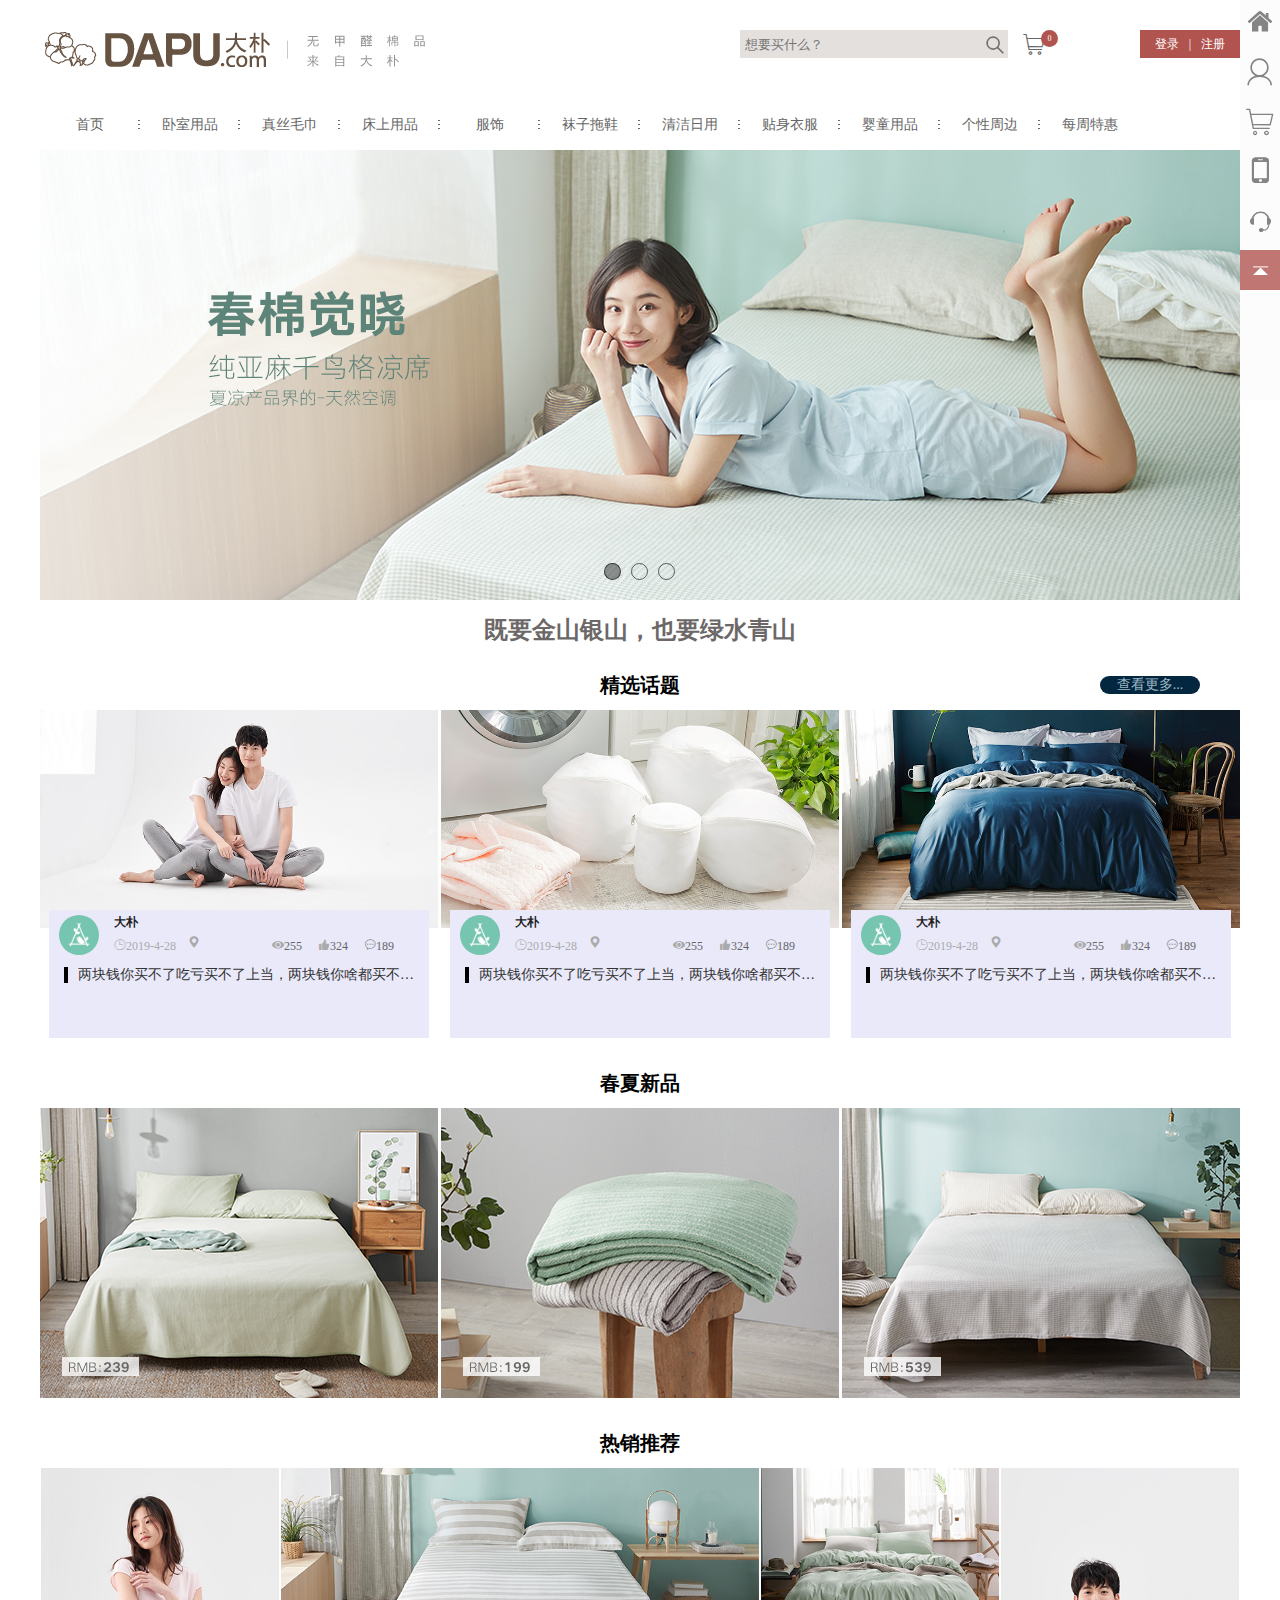
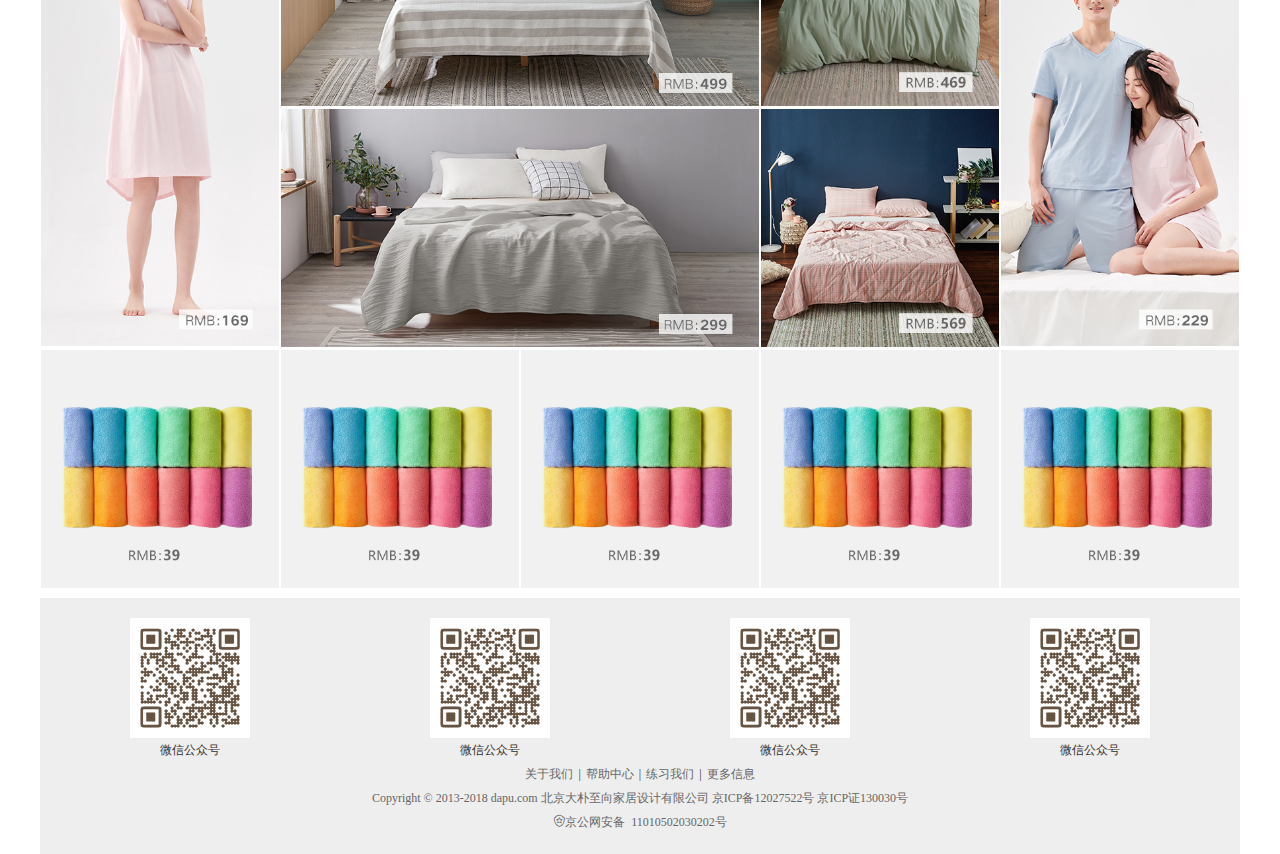
<file: project/index.html>
<!DOCTYPE html>
<html lang="en">
<head>
    <meta charset="UTF-8">
    <meta name="viewport" content="width=device-width, initial-scale=1.0">
    <meta http-equiv="X-UA-Compatible" content="ie=edge">
    <title>Document</title>
    <link rel="stylesheet" href="css/public.css" />
    <link rel="stylesheet" href="css/index.css" />
    <link rel="stylesheet" href="css/banner.css" />
    <link rel="stylesheet" href="css/ico.css">
    <script src="js/jquery.js"></script>
    <script src="js/move.js"></script>
    <script src="js/public.js"></script>
    <script src="js/banner.js"></script>
    <script src="js/index.js"></script>
</head>
<body>
    <div class="menu">
        <a href="index.html"><span class="icon-fl-home"></span><em>首页</em></a>
        <a href="#" class="mygoods"><span class="icon-user"></span><em>我的</br>订单</em></a>
        <a href="shoppingcart.html"><span class="icon-gouwuche"></span><em>购物车</em></a>
        <a href="#" class="app"><span class="icon-shouji"></span><em>APP</em><img src="imgs/app.png" /></a>
        <a href="#" class="app"><span class="icon-service"></span><em>客服</em><img src="imgs/app.png" /></a>
        <a href="#" class="top"><span></span><em>回到</br>顶部</em></a>
    </div>
    <header class="margin">
        <a href="index.html" class="logo"><img src="imgs/logo.png" /></a>
        <div class="rg">
            <input type="text" class="txt" placeholder="想要买什么？" /><input type="submit" class="search" value="" />
            <a href="shoppingcart.html"><span class="icon-gouwuche"></span></a>
            <div class="login"><a href="login.html" class="lg">登录</a><span>|</span><a href="register.html" class="res">注册</a></div>
            <div class="alogin">欢迎<span class="who"></span>登录,<em class="out">退出</em></div>
        </div>
        <ul>
            <li><a href="index.html" class="te"><span>首页</span><span class="separator"></span></a></li>
            <li><a href="#" class="title"><span>卧室用品</span><span class="separator"></span></a>
                <div class="box2">
                    <div class="row">
                        <a href="#" class="nav2">床品件套</a>
                        <div class="box3">
                            <a href="#">花鸟卷铺盖</a>
                            <a href="#">花鸟卷铺盖</a>
                            <a href="#">花鸟卷铺盖</a>
                        </div>
                    </div>
                    <div class="row">
                        <a href="#" class="nav2">床品件套</a>
                        <div class="box3">
                            <a href="#">花鸟卷铺盖</a>
                            <a href="#">花鸟卷铺盖</a>
                            <a href="#">花鸟卷铺盖</a>
                        </div>
                    </div>
                    <div class="row">
                        <a href="#" class="nav2">床品件套</a>
                        <div class="box3">
                            <a href="#">花鸟卷铺盖</a>
                            <a href="#">花鸟卷铺盖</a>
                            <a href="#">花鸟卷铺盖</a>
                        </div>
                    </div>
                </div>
            </li>
            <li><a href="#" class="title"><span>真丝毛巾</span><span class="separator"></span></a>
                <div class="box2">
                    <div class="row">
                        <a href="#" class="nav2">床品件套</a>
                        <div class="box3">
                            <a href="#">花鸟卷铺盖</a>
                            <a href="#">花鸟卷铺盖</a>
                            <a href="#">花鸟卷铺盖</a>
                        </div>
                    </div>
                    <div class="row">
                        <a href="#" class="nav2">床品件套</a>
                        <div class="box3">
                            <a href="#">花鸟卷铺盖</a>
                            <a href="#">花鸟卷铺盖</a>
                            <a href="#">花鸟卷铺盖</a>
                        </div>
                    </div>
                    <div class="row">
                        <a href="#" class="nav2">床品件套</a>
                        <div class="box3">
                            <a href="#">花鸟卷铺盖</a>
                            <a href="#">花鸟卷铺盖</a>
                            <a href="#">花鸟卷铺盖</a>
                        </div>
                    </div>
                </div>
            </li>
            <li><a href="#" class="title"><span>床上用品</span><span class="separator"></span></a>
                <div class="box2">
                    <div class="row">
                        <a href="#" class="nav2">床品件套</a>
                        <div class="box3">
                            <a href="#">花鸟卷铺盖</a>
                            <a href="#">花鸟卷铺盖</a>
                            <a href="#">花鸟卷铺盖</a>
                        </div>
                    </div>
                    <div class="row">
                        <a href="#" class="nav2">床品件套</a>
                        <div class="box3">
                            <a href="#">花鸟卷铺盖</a>
                            <a href="#">花鸟卷铺盖</a>
                            <a href="#">花鸟卷铺盖</a>
                        </div>
                    </div>
                    <div class="row">
                        <a href="#" class="nav2">床品件套</a>
                        <div class="box3">
                            <a href="#">花鸟卷铺盖</a>
                            <a href="#">花鸟卷铺盖</a>
                            <a href="#">花鸟卷铺盖</a>
                        </div>
                    </div>
                </div>
            </li>
            <li><a href="#" class="title"><span>服饰</span><span class="separator"></span></a>
                <div class="box2">
                    <div class="row">
                        <a href="#" class="nav2">床品件套</a>
                        <div class="box3">
                            <a href="#">花鸟卷铺盖</a>
                            <a href="#">花鸟卷铺盖</a>
                            <a href="#">花鸟卷铺盖</a>
                        </div>
                    </div>
                    <div class="row">
                        <a href="#" class="nav2">床品件套</a>
                        <div class="box3">
                            <a href="#">花鸟卷铺盖</a>
                            <a href="#">花鸟卷铺盖</a>
                            <a href="#">花鸟卷铺盖</a>
                        </div>
                    </div>
                    <div class="row">
                        <a href="#" class="nav2">床品件套</a>
                        <div class="box3">
                            <a href="#">花鸟卷铺盖</a>
                            <a href="#">花鸟卷铺盖</a>
                            <a href="#">花鸟卷铺盖</a>
                        </div>
                    </div>
                </div>
            </li>
            <li><a href="#" class="title"><span>袜子拖鞋</span><span class="separator"></span></a>
                <div class="box2">
                    <div class="row">
                        <a href="#" class="nav2">床品件套</a>
                        <div class="box3">
                            <a href="#">花鸟卷铺盖</a>
                            <a href="#">花鸟卷铺盖</a>
                            <a href="#">花鸟卷铺盖</a>
                        </div>
                    </div>
                    <div class="row">
                        <a href="#" class="nav2">床品件套</a>
                        <div class="box3">
                            <a href="#">花鸟卷铺盖</a>
                            <a href="#">花鸟卷铺盖</a>
                            <a href="#">花鸟卷铺盖</a>
                        </div>
                    </div>
                    <div class="row">
                        <a href="#" class="nav2">床品件套</a>
                        <div class="box3">
                            <a href="#">花鸟卷铺盖</a>
                            <a href="#">花鸟卷铺盖</a>
                            <a href="#">花鸟卷铺盖</a>
                        </div>
                    </div>
                </div>
            </li>
            <li><a href="#" class="title"><span>清洁日用</span><span class="separator"></span></a>
                <div class="box2">
                    <div class="row">
                        <a href="#" class="nav2">床品件套</a>
                        <div class="box3">
                            <a href="#">花鸟卷铺盖</a>
                            <a href="#">花鸟卷铺盖</a>
                            <a href="#">花鸟卷铺盖</a>
                        </div>
                    </div>
                    <div class="row">
                        <a href="#" class="nav2">床品件套</a>
                        <div class="box3">
                            <a href="#">花鸟卷铺盖</a>
                            <a href="#">花鸟卷铺盖</a>
                            <a href="#">花鸟卷铺盖</a>
                        </div>
                    </div>
                    <div class="row">
                        <a href="#" class="nav2">床品件套</a>
                        <div class="box3">
                            <a href="#">花鸟卷铺盖</a>
                            <a href="#">花鸟卷铺盖</a>
                            <a href="#">花鸟卷铺盖</a>
                        </div>
                    </div>
                </div>
            </li>
            <li><a href="#" class="title"><span>贴身衣服</span><span class="separator"></span></a>
                <div class="box2">
                    <div class="row">
                        <a href="#" class="nav2">床品件套</a>
                        <div class="box3">
                            <a href="#">花鸟卷铺盖</a>
                            <a href="#">花鸟卷铺盖</a>
                            <a href="#">花鸟卷铺盖</a>
                        </div>
                    </div>
                    <div class="row">
                        <a href="#" class="nav2">床品件套</a>
                        <div class="box3">
                            <a href="#">花鸟卷铺盖</a>
                            <a href="#">花鸟卷铺盖</a>
                            <a href="#">花鸟卷铺盖</a>
                        </div>
                    </div>
                    <div class="row">
                        <a href="#" class="nav2">床品件套</a>
                        <div class="box3">
                            <a href="#">花鸟卷铺盖</a>
                            <a href="#">花鸟卷铺盖</a>
                            <a href="#">花鸟卷铺盖</a>
                        </div>
                    </div>
                </div>
            </li>
            <li><a href="#" class="title"><span>婴童用品</span><span class="separator"></span></a>
                <div class="box2">
                    <div class="row">
                        <a href="#" class="nav2">床品件套</a>
                        <div class="box3">
                            <a href="#">花鸟卷铺盖</a>
                            <a href="#">花鸟卷铺盖</a>
                            <a href="#">花鸟卷铺盖</a>
                        </div>
                    </div>
                    <div class="row">
                        <a href="#" class="nav2">床品件套</a>
                        <div class="box3">
                            <a href="#">花鸟卷铺盖</a>
                            <a href="#">花鸟卷铺盖</a>
                            <a href="#">花鸟卷铺盖</a>
                        </div>
                    </div>
                    <div class="row">
                        <a href="#" class="nav2">床品件套</a>
                        <div class="box3">
                            <a href="#">花鸟卷铺盖</a>
                            <a href="#">花鸟卷铺盖</a>
                            <a href="#">花鸟卷铺盖</a>
                        </div>
                    </div>
                </div>
            </li>
            <li><a href="#" class="title"><span>个性周边</span><span class="separator"></span></a>
                <div class="box2">
                        <div class="row">
                            <a href="#" class="nav2">床品件套</a>
                        </div>
                        <div class="row">
                            <a href="#" class="nav2">床品件套</a>
                        </div>
                        <div class="row">
                            <a href="#" class="nav2">床品件套</a>
                        </div>
                    </div>
            </li>
            <li><a href="#" class="title"><span>每周特惠</span></a></li>
            <div class="box"></div>
        </ul>
    </header>

    <section id="banner" class="margin">
        <div class="imgbox">
            <a href="#"><img src="imgs/banner.jpg" /></a>
            <a href="#" class="r"><img src="imgs/banner2.jpg" /></a>
            <a href="#" class="r"><img src="imgs/banner3.jpg" /></a>
        </div>
        <div class="btn">
            <input type="button" class="left" value="<<<" />
            <input type="button" class="right" value=">>>" />
        </div>
        <ul>
            <li class="active"></li>
            <li class="center"></li>
            <li></li>
        </ul>
    </section>

    <main class="margin">
        <p class="slogan">既要金山银山，也要绿水青山</p>
        <a href="#"><p class="look"><span class="selection">精选话题</span><span class="more">查看更多...</span></p></a>
        <div class="sel">
            <a href="goodsmsg.html">
                <img src="imgs/sel_l.jpg" alt="" />
                <div class="sel_l">
                    <div class="cir"><img src="imgs/cir.jpg" /></div>
                    <p>大朴</p>
                    <div class="aggr">
                        <span class="icon-shizhong">2019-4-28</span>
                        <span class="icon-ditu"></span>
                        <span class="icon-ai-eye"><em>255</em></span>
                        <span class="icon-dianzan"><em>324</em></span>
                        <span class="icon-pinglun"><em>189</em></span>
                    </div>
                    <div class="explain"><span class="vertical"></span><em class="over">两块钱你买不了吃亏买不了上当，两块钱你啥都买不起。</em></div>
                </div>
            </a>
            <a href="goodsmsg.html">
                <img src="imgs/sel_c.jpg" alt="" />
                <div class="sel_c">
                    <div class="cir"><img src="imgs/cir.jpg" /></div>
                    <p>大朴</p>
                    <div class="aggr">
                        <span class="icon-shizhong">2019-4-28</span>
                        <span class="icon-ditu"></span>
                        <span class="icon-ai-eye"><em>255</em></span>
                        <span class="icon-dianzan"><em>324</em></span>
                        <span class="icon-pinglun"><em>189</em></span>
                    </div>
                    <div class="explain"><span class="vertical"></span><em class="over">两块钱你买不了吃亏买不了上当，两块钱你啥都买不起。</em></div>
                </div>
            </a>
            <a href="goodsmsg.html">
                <img src="imgs/sel_r.jpg" alt="" />
                <div class="sel_r">
                    <div class="cir"><img src="imgs/cir.jpg" /></div>
                    <p>大朴</p>
                    <div class="aggr">
                        <span class="icon-shizhong">2019-4-28</span>
                        <span class="icon-ditu"></span>
                        <span class="icon-ai-eye"><em>255</em></span>
                        <span class="icon-dianzan"><em>324</em></span>
                        <span class="icon-pinglun"><em>189</em></span>
                    </div>
                    <div class="explain"><span class="vertical"></span><em class="over">两块钱你买不了吃亏买不了上当，两块钱你啥都买不起。</em></div>
                </div>
            </a>
        </div>
        <a href="#"><p class="new">春夏新品</p></a>
        <div class="new_img">
            <a href="goodsmsg.html">
                <img src="imgs/new3.jpg" />
                <p class="new_l">
                    <span>床上四件套</span><br>
                    <span>RMB:239</span>
                </p>
            </a>
            <a href="goodsmsg.html">
                <img src="imgs/new2.jpg" />
                <p class="new_l">
                    <span>床上四件套</span><br>
                    <span>RMB:239</span>
                </p>
            </a>
            <a href="goodsmsg.html">
                <img src="imgs/new1.jpg" />
                <p class="new_l">
                    <span>床上四件套</span><br>
                    <span>RMB:239</span>
                </p>
            </a>
        </div>
        <a href="#"><p class="Hot">热销推荐</p></a>
        <div class="hot">
            <div class="h_t">
                <div class="max">
                    <a href="goodsmsg.html">
                        <img src="imgs/h1.jpg"/>
                        <p class="h_t_l">
                            <span>床上四件套</span><br>
                            <span>RMB:239</span>
                        </p>
                    </a>
                </div>
                <div class="mid">
                    <a href="goodsmsg.html">
                        <img src="imgs/h2.jpg"/>
                        <p class="h_t_l">
                            <span>床上四件套</span><br>
                            <span>RMB:239</span>
                        </p>
                    </a>
                    <a href="goodsmsg.html">
                        <img src="imgs/h4.jpg"/>
                        <p class="h_t_l">
                            <span>床上四件套</span><br>
                            <span>RMB:239</span>
                        </p>
                    </a>
                </div>
                <div class="min">
                    <a href="goodsmsg.html">
                        <img src="imgs/h3.jpg"/>
                        <p class="h_t_l">
                            <span>床上四件套</span><br>
                            <span>RMB:239</span>
                        </p>
                    </a>
                    <a href="goodsmsg.html">
                        <img src="imgs/h5.jpg"/>
                        <p class="h_t_l">
                            <span>床上四件套</span><br>
                            <span>RMB:239</span>
                        </p>
                    </a>
                </div>
                <div class="max">
                    <a href="goodsmsg.html">
                        <img src="imgs/h6.jpg"/>
                        <p class="h_t_l">
                            <span>床上四件套</span><br>
                            <span>RMB:239</span>
                        </p>
                    </a>
                </div>
            </div>
            <div class="h_b">
                <a href="goodsmsg.html">
                    <img src="imgs/h7.jpg"/>
                    <p class="h_b_l">
                        <span>床上四件套</span><br>
                        <span>RMB:239</span>
                    </p>
                </a>
                <a href="goodsmsg.html">
                    <img src="imgs/h7.jpg"/>
                    <p class="h_b_l">
                        <span>床上四件套</span><br>
                        <span>RMB:239</span>
                    </p>
                </a>
                <a href="goodsmsg.html">
                    <img src="imgs/h7.jpg"/>
                    <p class="h_b_l">
                        <span>床上四件套</span><br>
                        <span>RMB:239</span>
                    </p>
                </a>
                <a href="goodsmsg.html">
                    <img src="imgs/h7.jpg"/>
                    <p class="h_b_l">
                        <span>床上四件套</span><br>
                        <span>RMB:239</span>
                    </p>
                </a>
                <a href="goodsmsg.html">
                    <img src="imgs/h7.jpg"/>
                    <p class="h_b_l">
                        <span>床上四件套</span><br>
                        <span>RMB:239</span>
                    </p>
                </a>
            </div>
        </div>
    </main>

    <footer class="margin">
        <ul>
            <li class=""><img src="imgs/code.jpg"><br><span>微信公众号</span></li>
            <li class=""><img src="imgs/code.jpg"><br><span>微信公众号</span></li>
            <li class=""><img src="imgs/code.jpg"><br><span>微信公众号</span></li>
            <li class=""><img src="imgs/code.jpg"><br><span>微信公众号</span></li>
        </ul>
        <div class="msg">
            <p><a href="#">关于我们</a><span>|</span><a href="#">帮助中心</a><span>|</span><a href="#">练习我们</a><span>|</span><a href="#">更多信息</a></p>
            <p>Copyright © 2013-2018 dapu.com 北京大朴至向家居设计有限公司  京ICP备12027522号 京ICP证130030号</p>
            <p><a href="#" class="icon-gongan">京公网安备 11010502030202号</a></p>
        </div>        
    </footer>
</body>
</html>
</file>
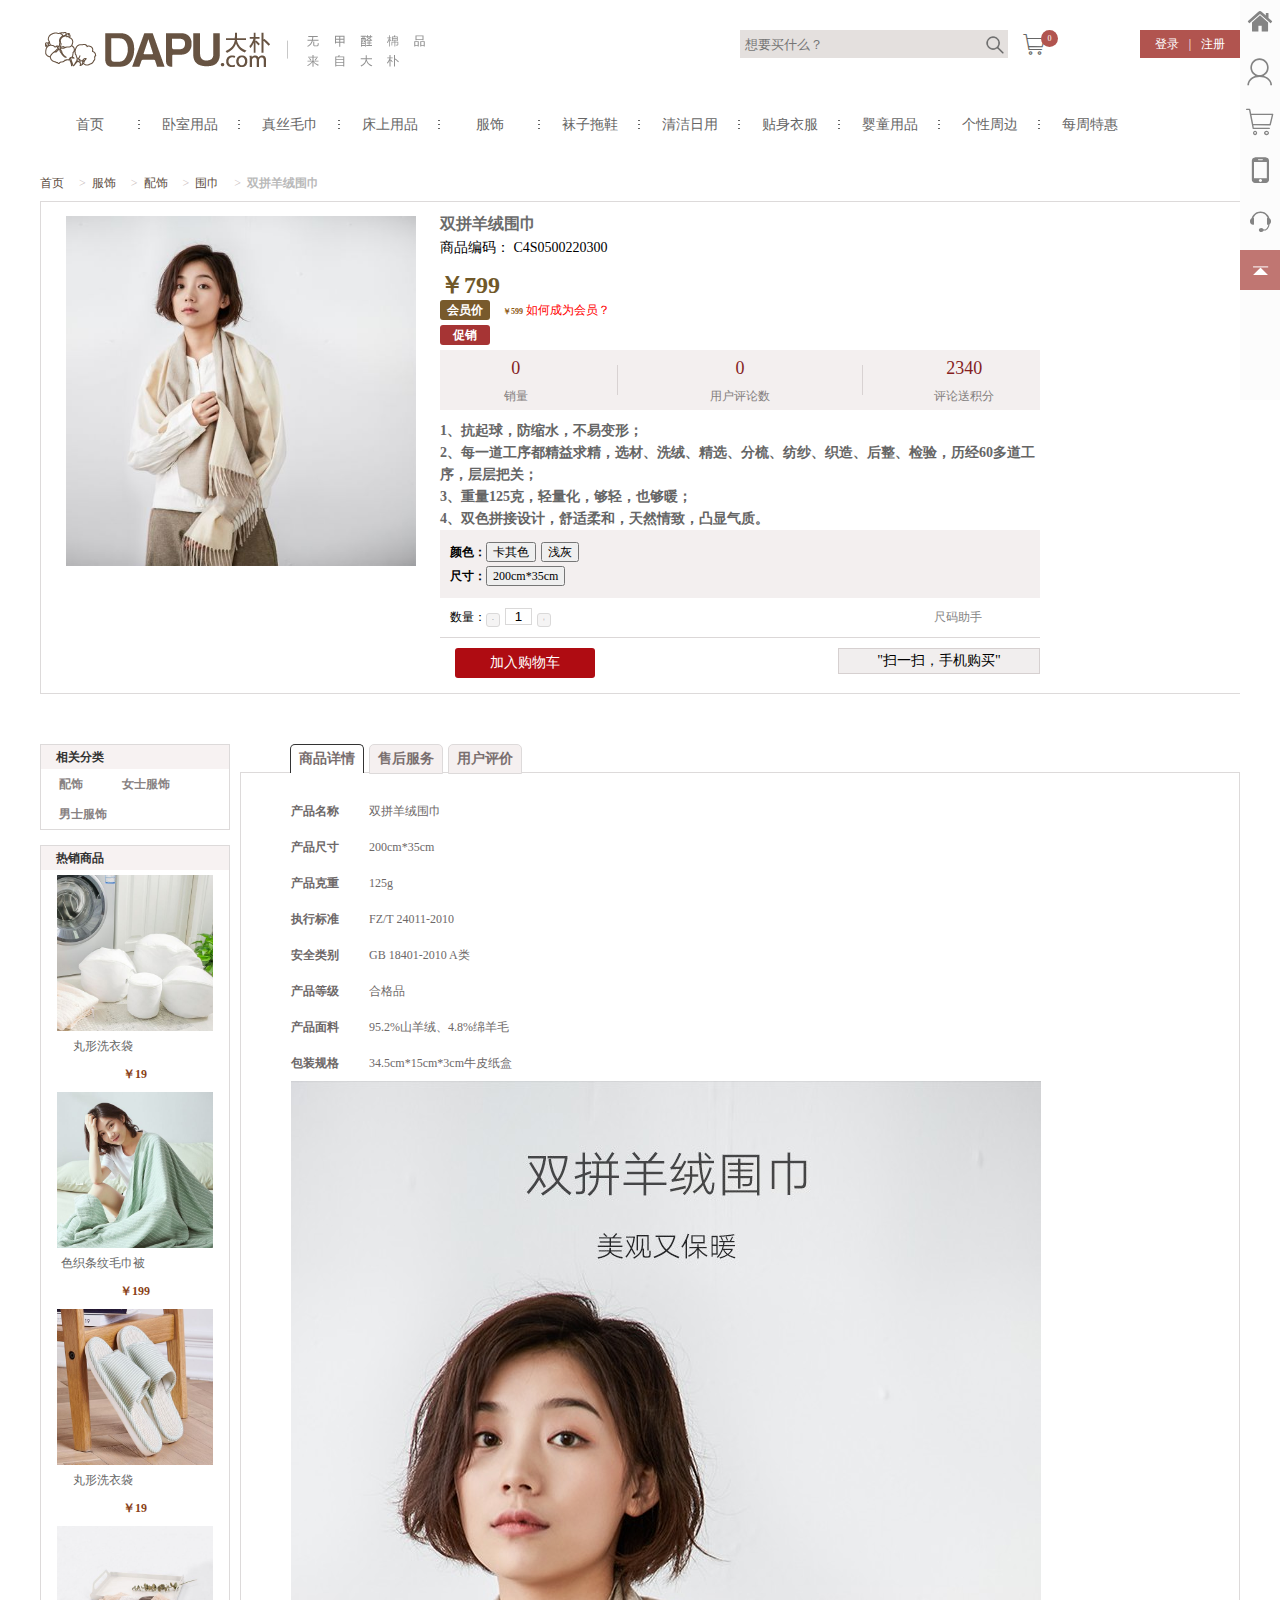
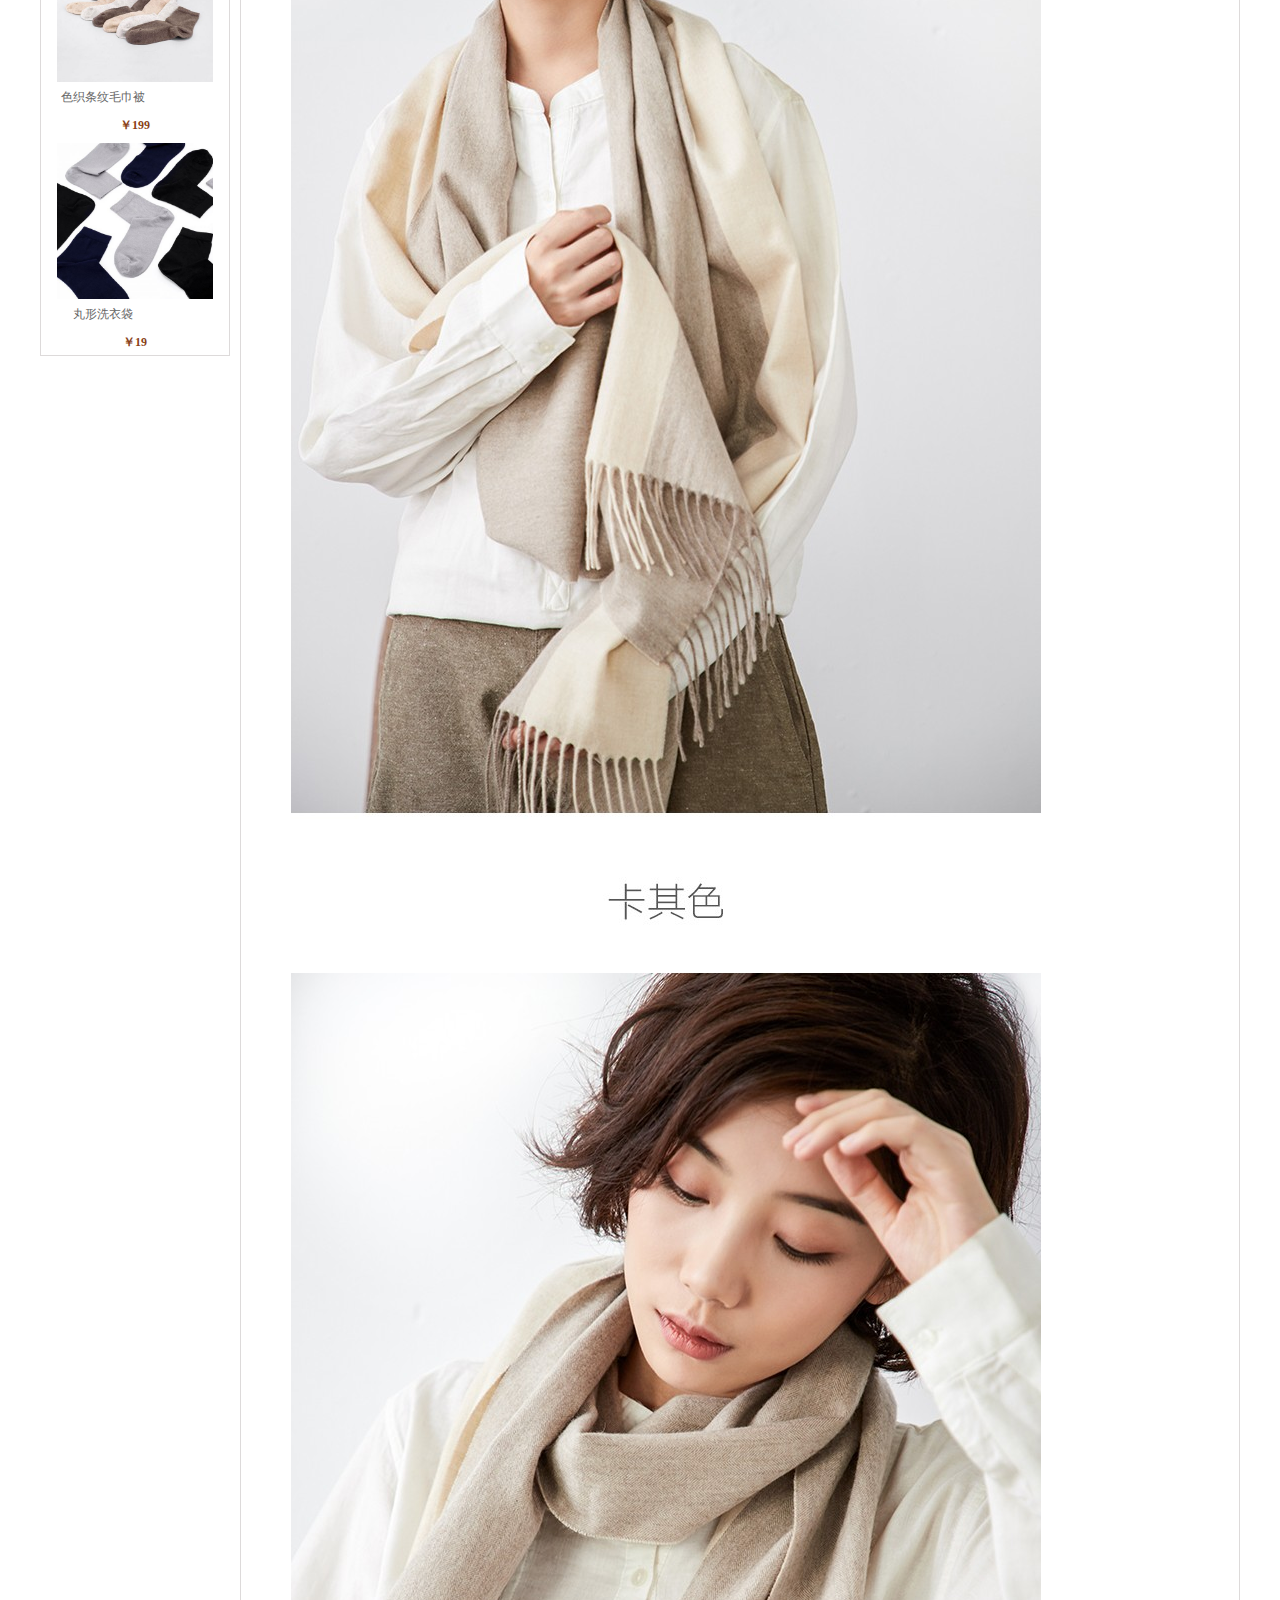
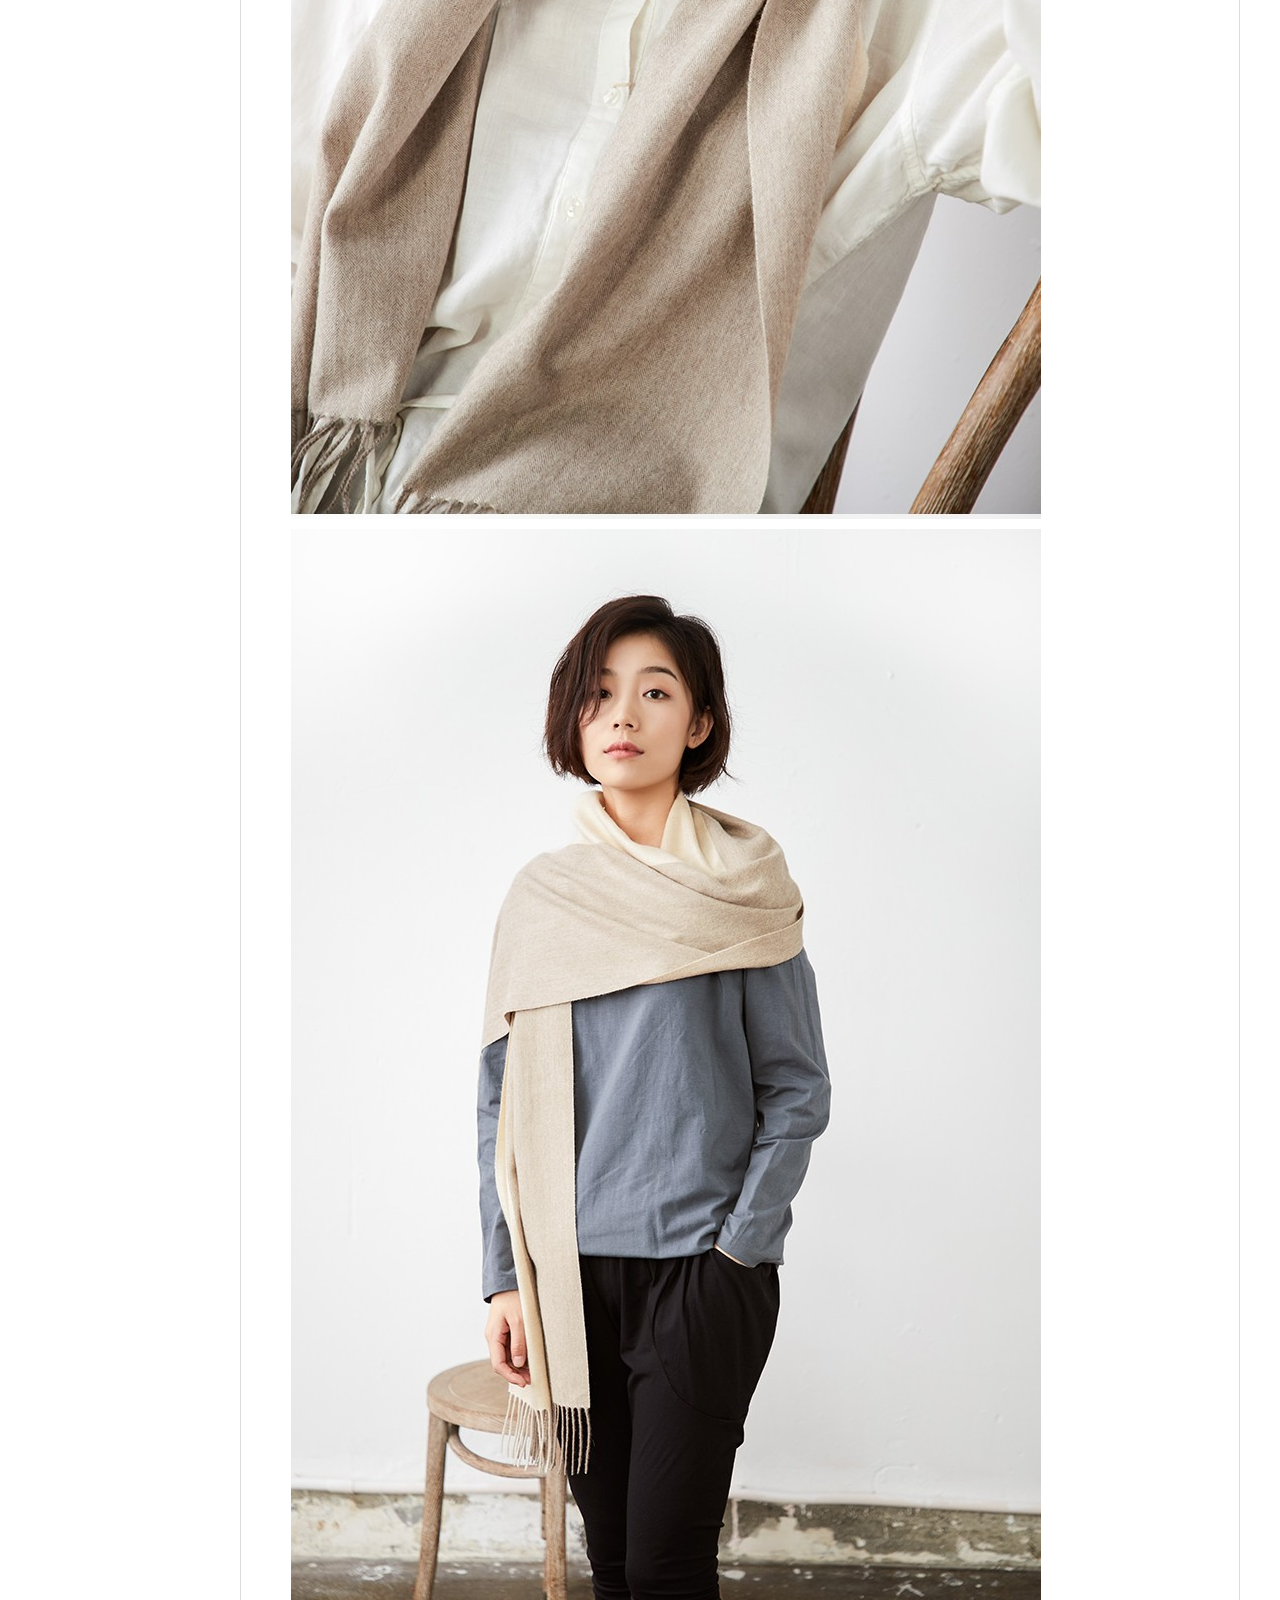
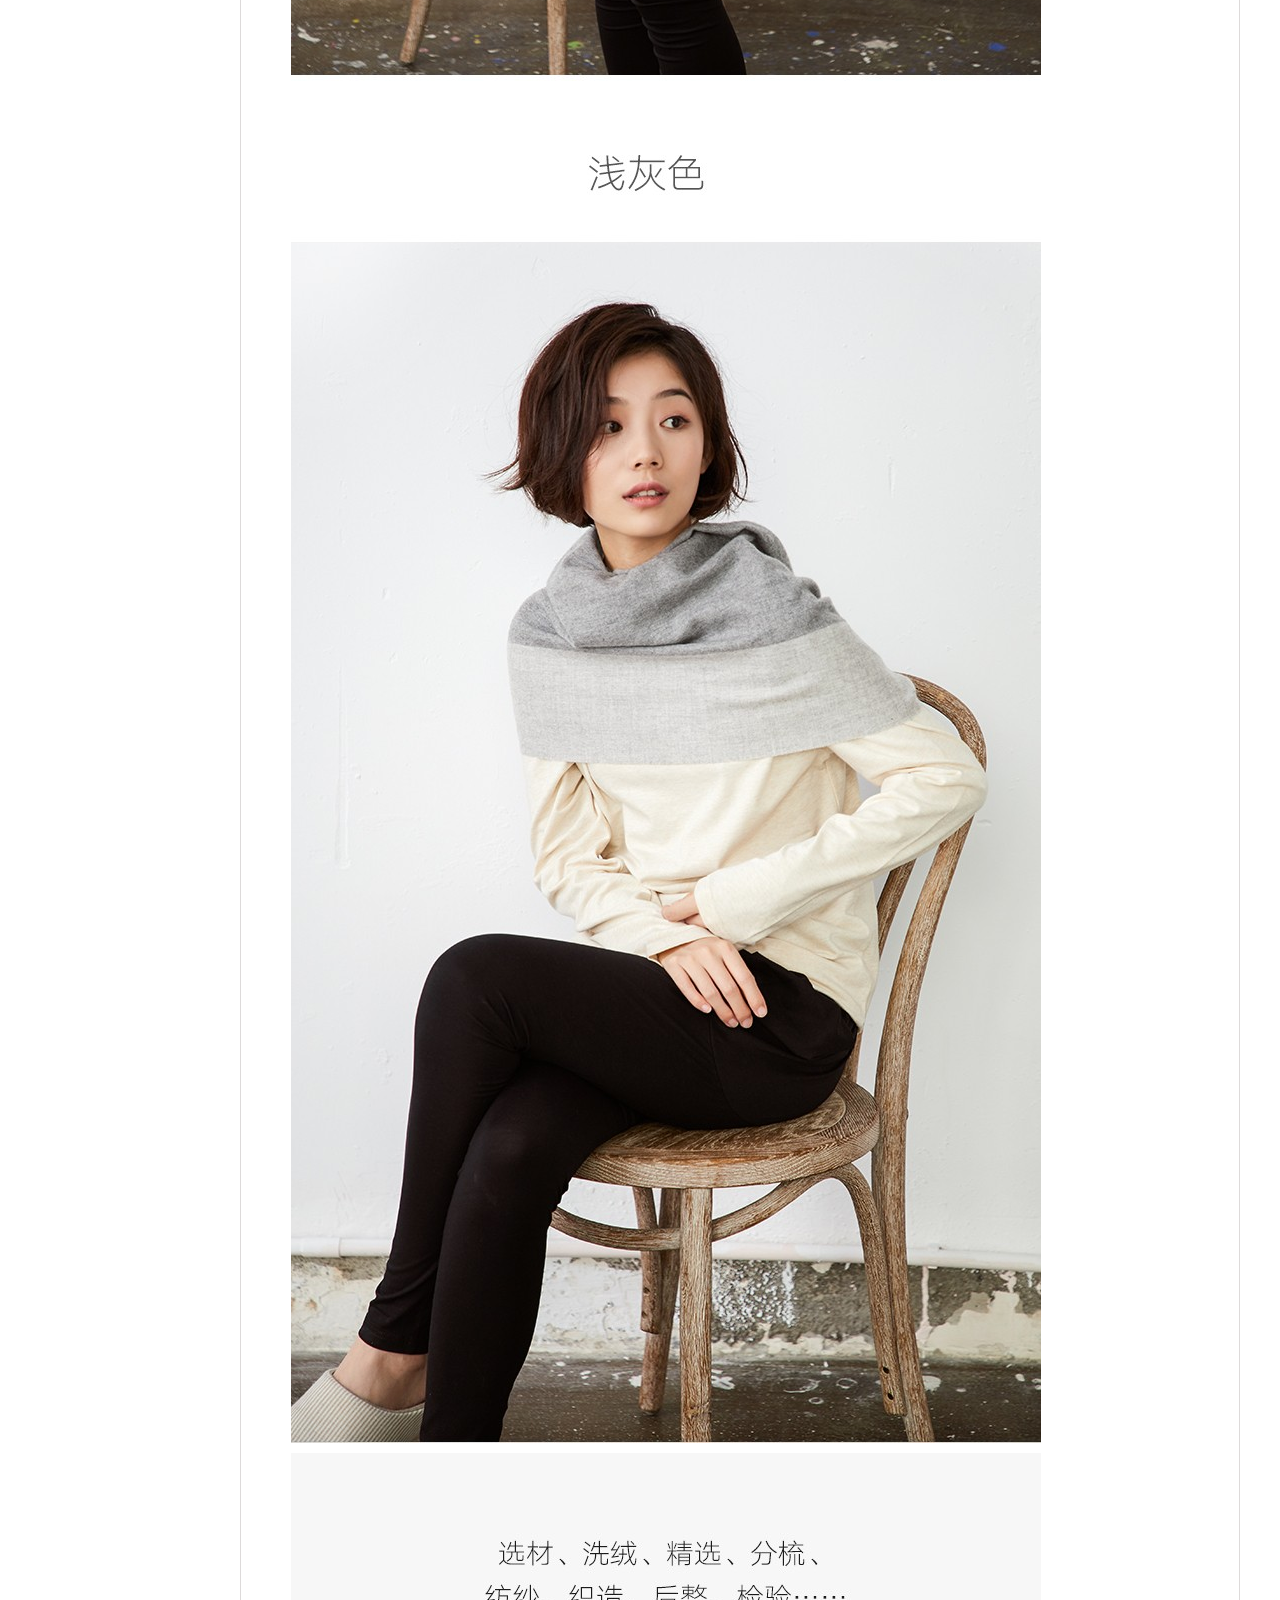
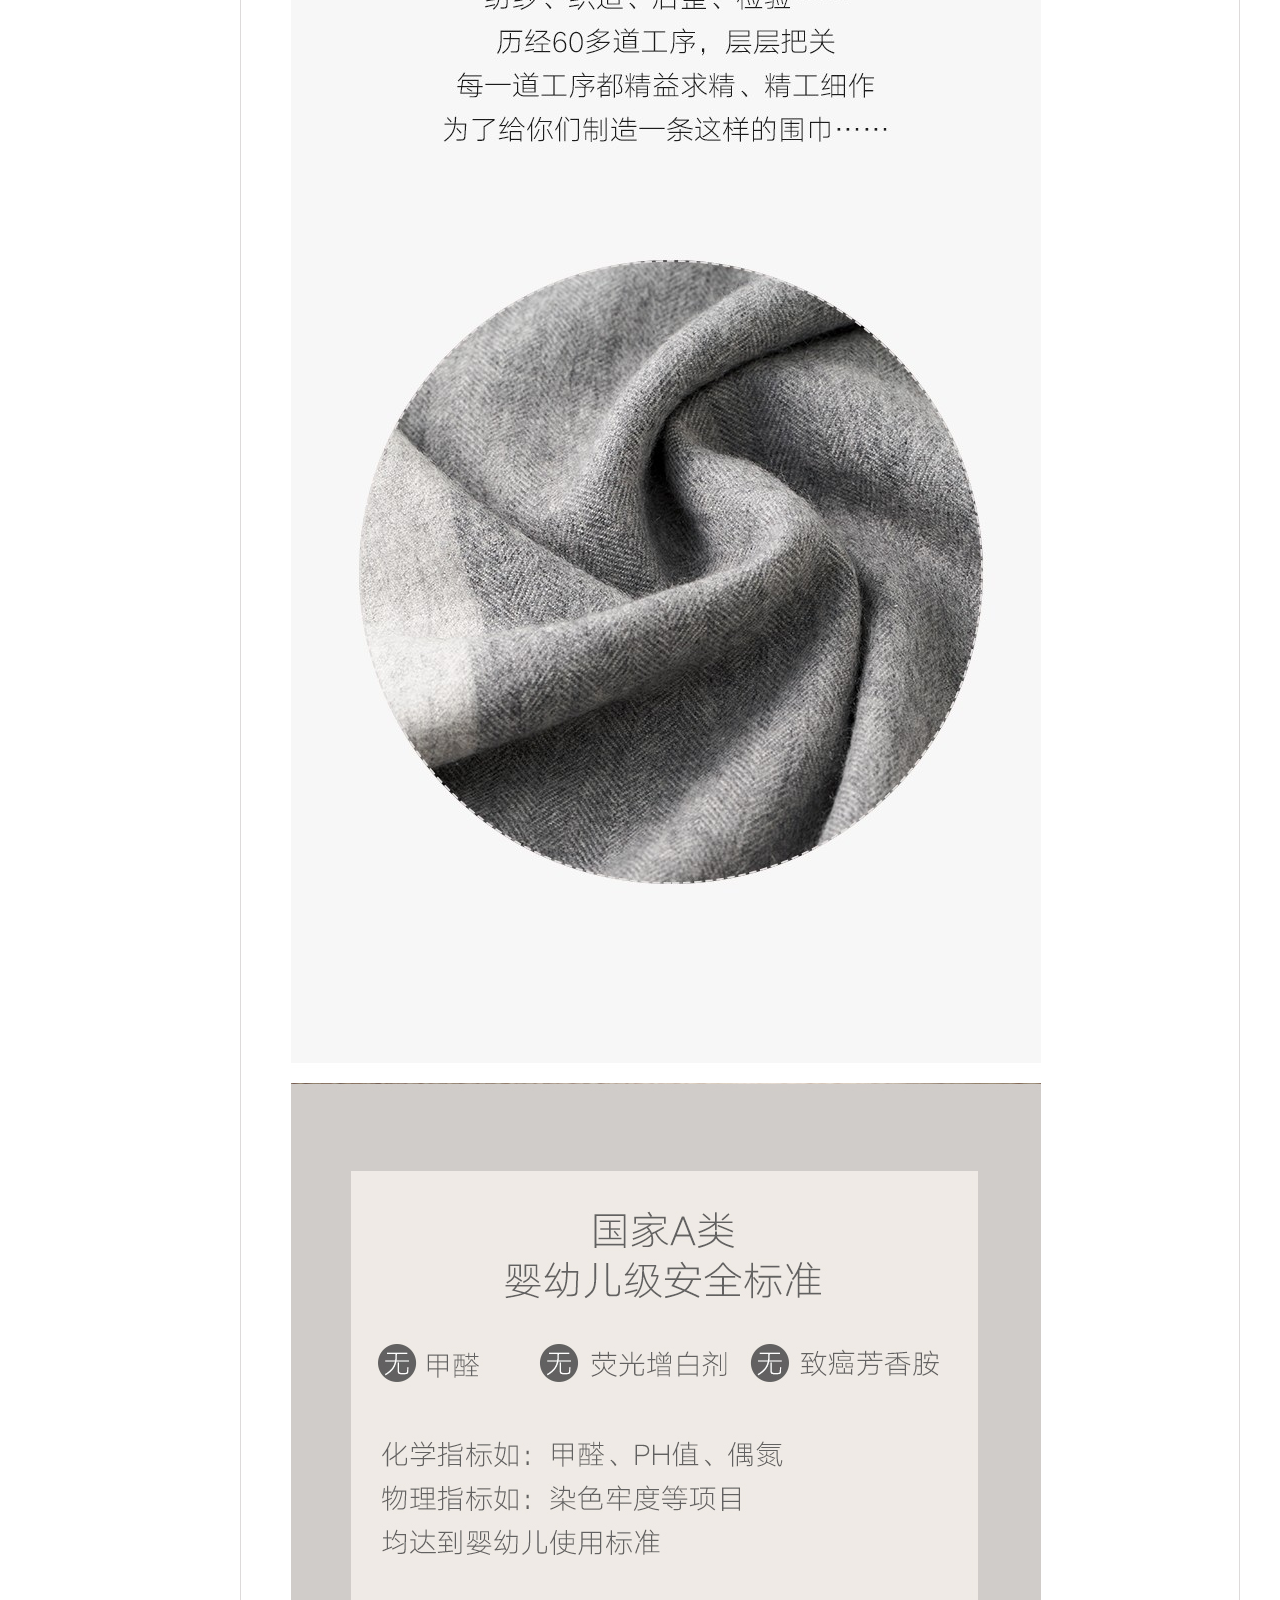
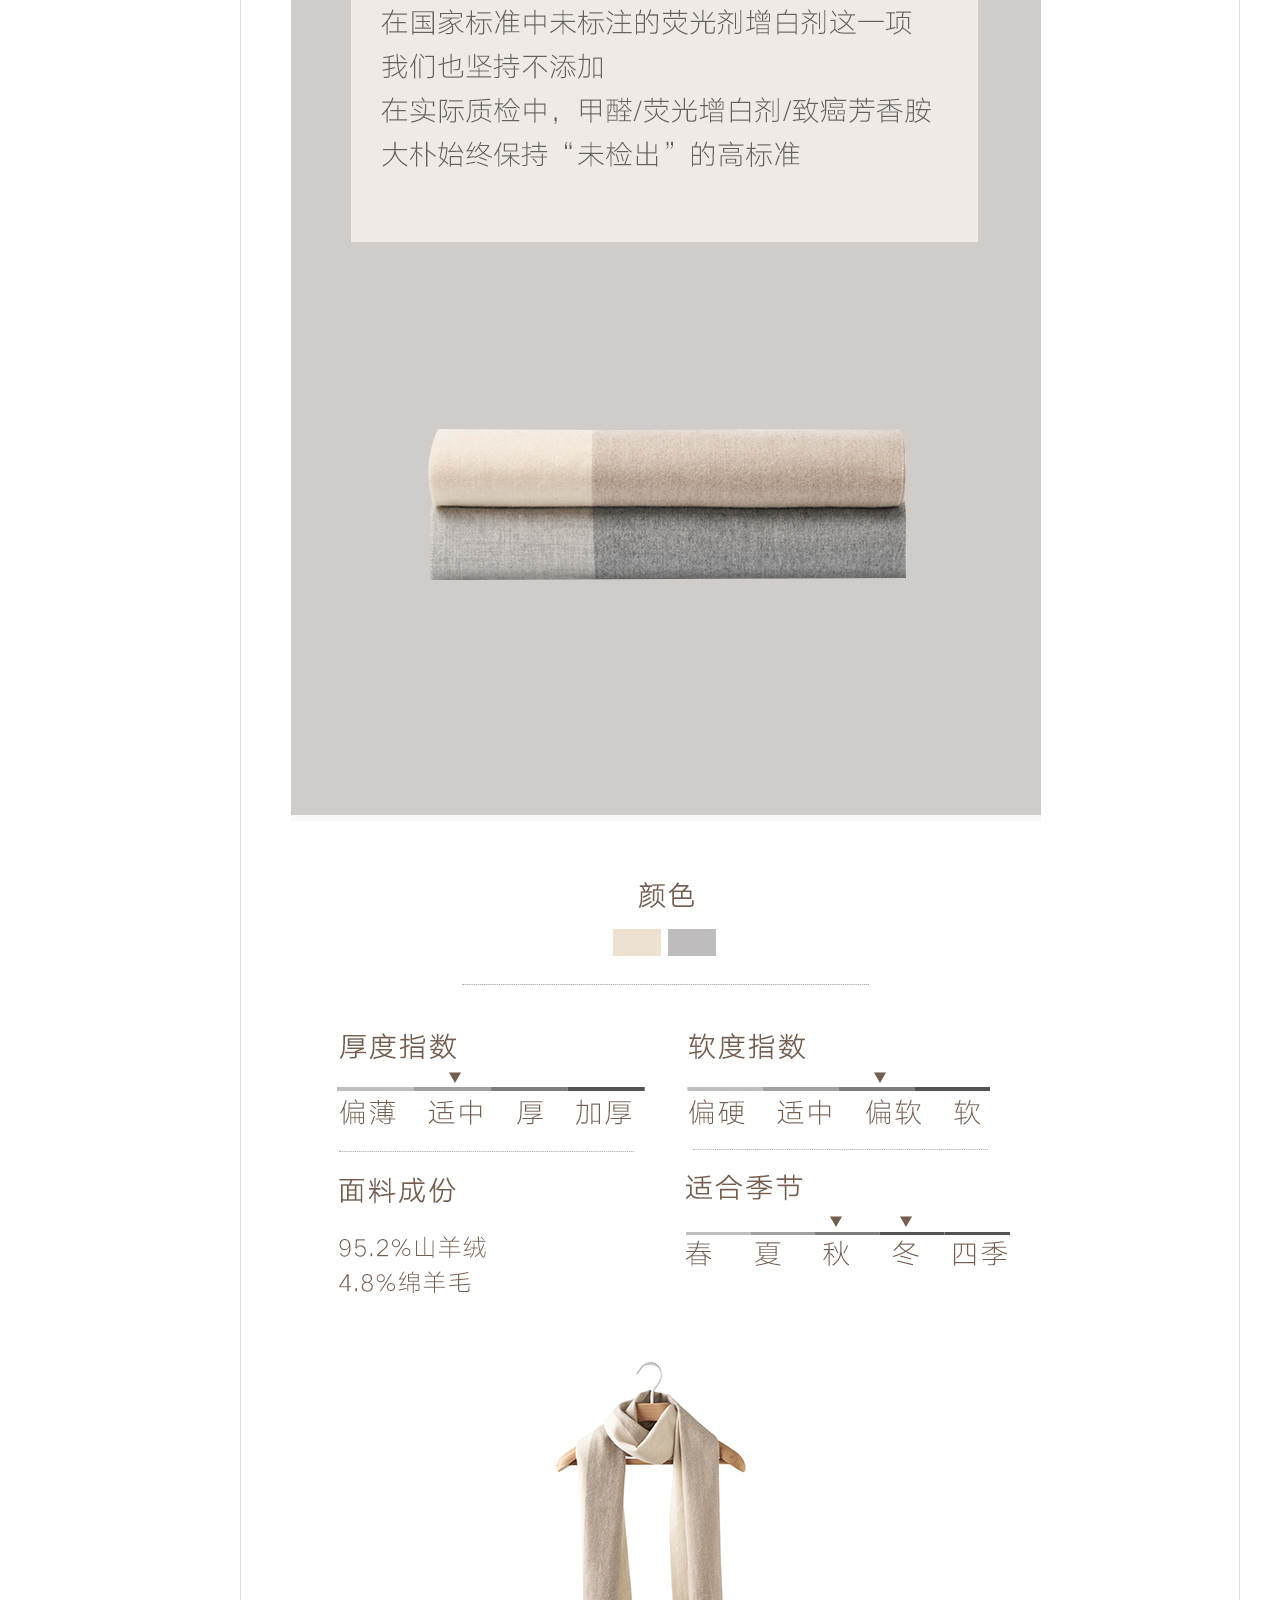
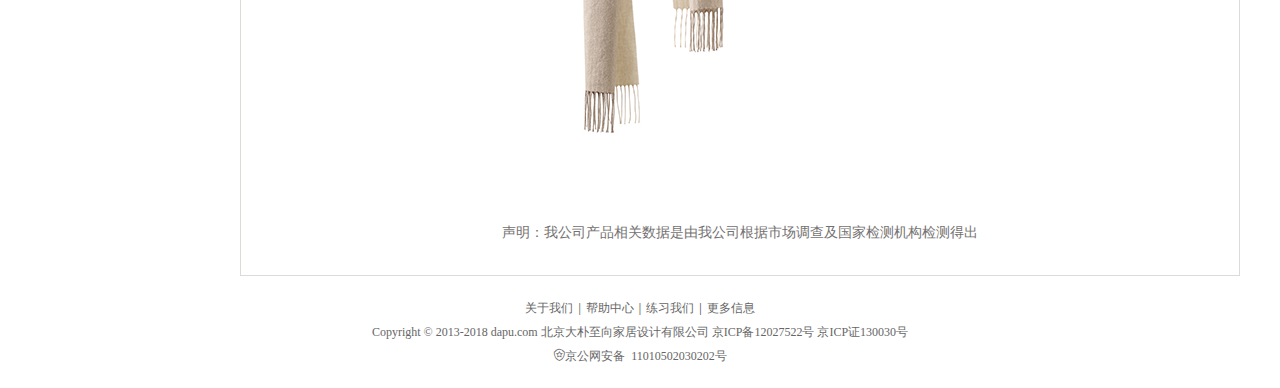
<file: project/goodsmsg.html>
<!DOCTYPE html>
<html lang="en">
<head>
    <meta charset="UTF-8">
    <meta name="viewport" content="width=device-width, initial-scale=1.0">
    <meta http-equiv="X-UA-Compatible" content="ie=edge">
    <title>Document</title>
    <link rel="stylesheet" href="css/public.css" />
    <link rel="stylesheet" href="css/index.css" />
    <link rel="stylesheet" href="css/goodsmsg.css" />
    <link rel="stylesheet" href="css/ico.css">
    <script src="js/jquery.js"></script>
    <script src="js/move.js"></script>
    <script src="js/public.js"></script>
    <script src="js/goodsmsg.js"></script>
    <!-- <script src="js/goodsmsg.js"></script> -->
</head>
<body>
    <div class="menu">
        <a href="index.html"><span class="icon-fl-home"></span><em>首页</em></a>
        <a href="#" class="mygoods"><span class="icon-user"></span><em>我的</br>订单</em></a>
        <a href="shoppingcart.html"><span class="icon-gouwuche"></span><em>购物车</em></a>
        <a href="#" class="app"><span class="icon-shouji"></span><em>APP</em><img src="imgs/app.png" /></a>
        <a href="#" class="app"><span class="icon-service"></span><em>客服</em><img src="imgs/app.png" /></a>
        <a href="#" class="top"><span></span><em>回到</br>顶部</em></a>
    </div>

    <header class="margin">
        <a href="index.html" class="logo"><img src="imgs/logo.png" /></a>
        <div class="rg">
            <input type="text" class="txt" placeholder="想要买什么？" /><input type="submit" class="search" value="" />
            <a href="shoppingcart.html"><span class="icon-gouwuche"></span></a>
            <div class="login"><a href="login.html" class="lg">登录</a><span>|</span><a href="register.html" class="res">注册</a></div>
            <div class="alogin">欢迎<span class="who"></span>登录,<em class="out">退出</em></div>
        </div>
        <ul>
            <li><a href="index.html" class="te"><span>首页</span><span class="separator"></span></a></li>
            <li><a href="#" class="title"><span>卧室用品</span><span class="separator"></span></a>
                <div class="box2">
                    <div class="row">
                        <a href="#" class="nav2">床品件套</a>
                        <div class="box3">
                            <a href="#">花鸟卷铺盖</a>
                            <a href="#">花鸟卷铺盖</a>
                            <a href="#">花鸟卷铺盖</a>
                        </div>
                    </div>
                    <div class="row">
                        <a href="#" class="nav2">床品件套</a>
                        <div class="box3">
                            <a href="#">花鸟卷铺盖</a>
                            <a href="#">花鸟卷铺盖</a>
                            <a href="#">花鸟卷铺盖</a>
                        </div>
                    </div>
                    <div class="row">
                        <a href="#" class="nav2">床品件套</a>
                        <div class="box3">
                            <a href="#">花鸟卷铺盖</a>
                            <a href="#">花鸟卷铺盖</a>
                            <a href="#">花鸟卷铺盖</a>
                        </div>
                    </div>
                </div>
            </li>
            <li><a href="#" class="title"><span>真丝毛巾</span><span class="separator"></span></a>
                <div class="box2">
                    <div class="row">
                        <a href="#" class="nav2">床品件套</a>
                        <div class="box3">
                            <a href="#">花鸟卷铺盖</a>
                            <a href="#">花鸟卷铺盖</a>
                            <a href="#">花鸟卷铺盖</a>
                        </div>
                    </div>
                    <div class="row">
                        <a href="#" class="nav2">床品件套</a>
                        <div class="box3">
                            <a href="#">花鸟卷铺盖</a>
                            <a href="#">花鸟卷铺盖</a>
                            <a href="#">花鸟卷铺盖</a>
                        </div>
                    </div>
                    <div class="row">
                        <a href="#" class="nav2">床品件套</a>
                        <div class="box3">
                            <a href="#">花鸟卷铺盖</a>
                            <a href="#">花鸟卷铺盖</a>
                            <a href="#">花鸟卷铺盖</a>
                        </div>
                    </div>
                </div>
            </li>
            <li><a href="#" class="title"><span>床上用品</span><span class="separator"></span></a>
                <div class="box2">
                    <div class="row">
                        <a href="#" class="nav2">床品件套</a>
                        <div class="box3">
                            <a href="#">花鸟卷铺盖</a>
                            <a href="#">花鸟卷铺盖</a>
                            <a href="#">花鸟卷铺盖</a>
                        </div>
                    </div>
                    <div class="row">
                        <a href="#" class="nav2">床品件套</a>
                        <div class="box3">
                            <a href="#">花鸟卷铺盖</a>
                            <a href="#">花鸟卷铺盖</a>
                            <a href="#">花鸟卷铺盖</a>
                        </div>
                    </div>
                    <div class="row">
                        <a href="#" class="nav2">床品件套</a>
                        <div class="box3">
                            <a href="#">花鸟卷铺盖</a>
                            <a href="#">花鸟卷铺盖</a>
                            <a href="#">花鸟卷铺盖</a>
                        </div>
                    </div>
                </div>
            </li>
            <li><a href="#" class="title"><span>服饰</span><span class="separator"></span></a>
                <div class="box2">
                    <div class="row">
                        <a href="#" class="nav2">床品件套</a>
                        <div class="box3">
                            <a href="#">花鸟卷铺盖</a>
                            <a href="#">花鸟卷铺盖</a>
                            <a href="#">花鸟卷铺盖</a>
                        </div>
                    </div>
                    <div class="row">
                        <a href="#" class="nav2">床品件套</a>
                        <div class="box3">
                            <a href="#">花鸟卷铺盖</a>
                            <a href="#">花鸟卷铺盖</a>
                            <a href="#">花鸟卷铺盖</a>
                        </div>
                    </div>
                    <div class="row">
                        <a href="#" class="nav2">床品件套</a>
                        <div class="box3">
                            <a href="#">花鸟卷铺盖</a>
                            <a href="#">花鸟卷铺盖</a>
                            <a href="#">花鸟卷铺盖</a>
                        </div>
                    </div>
                </div>
            </li>
            <li><a href="#" class="title"><span>袜子拖鞋</span><span class="separator"></span></a>
                <div class="box2">
                    <div class="row">
                        <a href="#" class="nav2">床品件套</a>
                        <div class="box3">
                            <a href="#">花鸟卷铺盖</a>
                            <a href="#">花鸟卷铺盖</a>
                            <a href="#">花鸟卷铺盖</a>
                        </div>
                    </div>
                    <div class="row">
                        <a href="#" class="nav2">床品件套</a>
                        <div class="box3">
                            <a href="#">花鸟卷铺盖</a>
                            <a href="#">花鸟卷铺盖</a>
                            <a href="#">花鸟卷铺盖</a>
                        </div>
                    </div>
                    <div class="row">
                        <a href="#" class="nav2">床品件套</a>
                        <div class="box3">
                            <a href="#">花鸟卷铺盖</a>
                            <a href="#">花鸟卷铺盖</a>
                            <a href="#">花鸟卷铺盖</a>
                        </div>
                    </div>
                </div>
            </li>
            <li><a href="#" class="title"><span>清洁日用</span><span class="separator"></span></a>
                <div class="box2">
                    <div class="row">
                        <a href="#" class="nav2">床品件套</a>
                        <div class="box3">
                            <a href="#">花鸟卷铺盖</a>
                            <a href="#">花鸟卷铺盖</a>
                            <a href="#">花鸟卷铺盖</a>
                        </div>
                    </div>
                    <div class="row">
                        <a href="#" class="nav2">床品件套</a>
                        <div class="box3">
                            <a href="#">花鸟卷铺盖</a>
                            <a href="#">花鸟卷铺盖</a>
                            <a href="#">花鸟卷铺盖</a>
                        </div>
                    </div>
                    <div class="row">
                        <a href="#" class="nav2">床品件套</a>
                        <div class="box3">
                            <a href="#">花鸟卷铺盖</a>
                            <a href="#">花鸟卷铺盖</a>
                            <a href="#">花鸟卷铺盖</a>
                        </div>
                    </div>
                </div>
            </li>
            <li><a href="#" class="title"><span>贴身衣服</span><span class="separator"></span></a>
                <div class="box2">
                    <div class="row">
                        <a href="#" class="nav2">床品件套</a>
                        <div class="box3">
                            <a href="#">花鸟卷铺盖</a>
                            <a href="#">花鸟卷铺盖</a>
                            <a href="#">花鸟卷铺盖</a>
                        </div>
                    </div>
                    <div class="row">
                        <a href="#" class="nav2">床品件套</a>
                        <div class="box3">
                            <a href="#">花鸟卷铺盖</a>
                            <a href="#">花鸟卷铺盖</a>
                            <a href="#">花鸟卷铺盖</a>
                        </div>
                    </div>
                    <div class="row">
                        <a href="#" class="nav2">床品件套</a>
                        <div class="box3">
                            <a href="#">花鸟卷铺盖</a>
                            <a href="#">花鸟卷铺盖</a>
                            <a href="#">花鸟卷铺盖</a>
                        </div>
                    </div>
                </div>
            </li>
            <li><a href="#" class="title"><span>婴童用品</span><span class="separator"></span></a>
                <div class="box2">
                    <div class="row">
                        <a href="#" class="nav2">床品件套</a>
                        <div class="box3">
                            <a href="#">花鸟卷铺盖</a>
                            <a href="#">花鸟卷铺盖</a>
                            <a href="#">花鸟卷铺盖</a>
                        </div>
                    </div>
                    <div class="row">
                        <a href="#" class="nav2">床品件套</a>
                        <div class="box3">
                            <a href="#">花鸟卷铺盖</a>
                            <a href="#">花鸟卷铺盖</a>
                            <a href="#">花鸟卷铺盖</a>
                        </div>
                    </div>
                    <div class="row">
                        <a href="#" class="nav2">床品件套</a>
                        <div class="box3">
                            <a href="#">花鸟卷铺盖</a>
                            <a href="#">花鸟卷铺盖</a>
                            <a href="#">花鸟卷铺盖</a>
                        </div>
                    </div>
                </div>
            </li>
            <li><a href="#" class="title"><span>个性周边</span><span class="separator"></span></a></li>
            <li><a href="#" class="title"><span>每周特惠</span></a></li>
            <div class="box"></div>
        </ul>
    </header>

    <div id="box" class="margin">
        <div class="stairs ">
            <span><a href="#">首页</a>></span>
            <span><a href="#">服饰</a>></span>
            <span><a href="#">配饰</a>></span>
            <span><a href="#">围巾</a>></span>
            <span class="last">双拼羊绒围巾</span>
        </div>
        <div class="box2">
            <div class="left">
                <div class="s_box">
                    <img src="picture/p1.jpg" />
                    <span></span>
                </div>
                <div class="b_box">
                    <img src="picture/p.jpg" />
                </div>
                <div></div>
                <div></div>
            </div>
            <div class="msg">
                <p class="m_1">双拼羊绒围巾</p>
                <p class="m_2">商品编码： C4S0500220300</p>
                <p class="m_3">￥799</p>
                <div class="m_4">
                    <span class="m_4_1">会员价</span>
                    <span class="m_4_2">￥599</span>
                    <a href="#">如何成为会员？</a>
                </div >
                <span class="m_5">促销</span>
                <div class="m_6">
                    <ul>
                        <li class="left">
                            <em>0</em><br>
                            <span>销量</span>
                        </li><span class="line"></span>
                        <li class="center">
                            <em>0</em><br>
                            <span>用户评论数</span>
                        </li><span class="line"></span>
                        <li>
                            <em>2340</em><br>
                            <span>评论送积分</span>
                        </li>
                    </ul>
                </div>
                <span class="m_7">1、抗起球，防缩水，不易变形；</span>
                <span class="m_7">2、每一道工序都精益求精，选材、洗绒、精选、分梳、纺纱、织造、后整、检验，历经60多道工序，层层把关；</span>
                <span class="m_7">3、重量125克，轻量化，够轻，也够暖；</span>
                <span class="m_7">4、双色拼接设计，舒适柔和，天然情致，凸显气质。</span>
                <div class="m_8">
                    <p><em>颜色：</em><button>卡其色</button><button>浅灰</button></p>
                    <p><em>尺寸：</em><button>200cm*35cm</button></p>
                </div>
                <p class="m_9">数量：<span class="reduce">-</span><input type="text" class="txt" value="1" /><span class="add">+</span> <a href="#">尺码助手</a></p>
                <div class="m_10">
                    <span class="join">加入购物车</span>
                    <span class="code">"扫一扫，手机购买"</span>
                </div>
            </div>
        </div>
    </div>

    <div id="box2" class="margin">
        <div class="sel">
            <div class="about same">
                <p class="txt_1">相关分类</p>
                <a href="#">配饰</a>
                <a href="#">女士服饰</a>
                <a href="#">男士服饰</a>
            </div>
            <div class="hot same">
                <p class="txt_1">热销商品</p>
                <div class="HOT">
                    <a href="#" ><img src="picture/sel.jpg" /></a>
                    <p class="he"><a href="#">丸形洗衣袋</a></p>
                    <p><strong>￥19</strong></p>
                </div>
                <div class="HOT">
                    <a href="#" ><img src="picture/sel2.jpg" /></a>
                    <p class="he"><a href="#">色织条纹毛巾被</a></p>
                    <p><strong>￥199</strong></p>
                </div>
                <div class="HOT">
                    <a href="#" ><img src="picture/sel3.jpg" /></a>
                    <p class="he"><a href="#">丸形洗衣袋</a></p>
                    <p><strong>￥19</strong></p>
                </div>
                <div class="HOT">
                    <a href="#" ><img src="picture/sel4.jpg" /></a>
                    <p class="he"><a href="#">色织条纹毛巾被</a></p>
                    <p><strong>￥199</strong></p>
                </div>
                <div class="HOT">
                    <a href="#" ><img src="picture/sel5.jpg" /></a>
                    <p class="he"><a href="#">丸形洗衣袋</a></p>
                    <p><strong>￥19</strong></p>
                </div>
            </div>
        </div>
        <div class="box3">
            <ul>
                <li class="active">商品详情</li><li>售后服务</li><li>用户评价</li>
            </ul>
            <div class="cont">
                <div class="msg m1">
                    <div class="txt">
                        <p><strong>产品名称</strong><span>双拼羊绒围巾</span></p>
                        <p><strong>产品尺寸</strong><span>200cm*35cm</span></p>
                        <p><strong>产品克重</strong><span>125g</span></p>
                        <p><strong>执行标准</strong><span>FZ/T 24011-2010</span></p>
                        <p><strong>安全类别</strong><span>GB 18401-2010 A类</span></p>
                        <p><strong>产品等级</strong><span>合格品</span></p>
                        <p><strong>产品面料</strong><span>95.2%山羊绒、4.8%绵羊毛 </span></p>
                        <p><strong>包装规格</strong><span>34.5cm*15cm*3cm牛皮纸盒</span></p>
                    </div>
                    <img src="picture/1.jpg" />
                    <img src="picture/2.jpg" />
                    <img src="picture/3.jpg" />
                    <img src="picture/4.jpg" />
                    <img src="picture/5.jpg" />
                    <img src="picture/6.jpg" />
                    <img src="picture/7.jpg" />
                    <p class="last">声明：我公司产品相关数据是由我公司根据市场调查及国家检测机构检测得出</p>
                </div>
                <div class="msg m2">
                    <img src="picture/s.jpg" />
                    <div class="txt">
                        <p><strong>产品名称</strong><span>双拼羊绒围巾</span></p>
                        <p><strong>产品尺寸</strong><span>200cm*35cm</span></p>
                        <p><strong>产品克重</strong><span>125g</span></p>
                        <p><strong>执行标准</strong><span>FZ/T 24011-2010</span></p>
                        <p><strong>安全类别</strong><span>GB 18401-2010 A类</span></p>
                        <p><strong>产品等级</strong><span>合格品</span></p>
                        <p><strong>产品面料</strong><span>95.2%山羊绒、4.8%绵羊毛 </span></p>
                        <p><strong>包装规格</strong><span>34.5cm*15cm*3cm牛皮纸盒</span></p>
                    </div>
                    <img src="picture/1.jpg" />
                    <img src="picture/2.jpg" />
                    <img src="picture/3.jpg" />
                    <img src="picture/4.jpg" />
                    <img src="picture/5.jpg" />
                    <img src="picture/6.jpg" />
                    <img src="picture/7.jpg" />
                    <p class="last">声明：我公司产品相关数据是由我公司根据市场调查及国家检测机构检测得出</p>
                </div>
                <div class="msg m3">
                    <div class="txt">
                        <p><strong>产品名称</strong><span>双拼羊绒围巾</span></p>
                        <p><strong>产品尺寸</strong><span>200cm*35cm</span></p>
                        <p><strong>产品克重</strong><span>125g</span></p>
                        <p><strong>执行标准</strong><span>FZ/T 24011-2010</span></p>
                        <p><strong>安全类别</strong><span>GB 18401-2010 A类</span></p>
                        <p><strong>产品等级</strong><span>合格品</span></p>
                        <p><strong>产品面料</strong><span>95.2%山羊绒、4.8%绵羊毛 </span></p>
                        <p><strong>包装规格</strong><span>34.5cm*15cm*3cm牛皮纸盒</span></p>
                    </div>
                    <img src="picture/1.jpg" />
                    <img src="picture/2.jpg" />
                    <img src="picture/3.jpg" />
                    <img src="picture/4.jpg" />
                    <img src="picture/5.jpg" />
                    <img src="picture/6.jpg" />
                    <img src="picture/7.jpg" />
                    <p class="last">声明：我公司产品相关数据是由我公司根据市场调查及国家检测机构检测得出</p>
                </div>
            </div>
        </div>

    </div>

    <footer class="margin">
        <div class="msg">
            <p><a href="#">关于我们</a><span>|</span><a href="#">帮助中心</a><span>|</span><a href="#">练习我们</a><span>|</span><a href="#">更多信息</a></p>
            <p>Copyright © 2013-2018 dapu.com 北京大朴至向家居设计有限公司  京ICP备12027522号 京ICP证130030号</p>
            <p><a href="#" class="icon-gongan">京公网安备 11010502030202号</a></p>
        </div>        
    </footer>
</body>
</html>
</file>
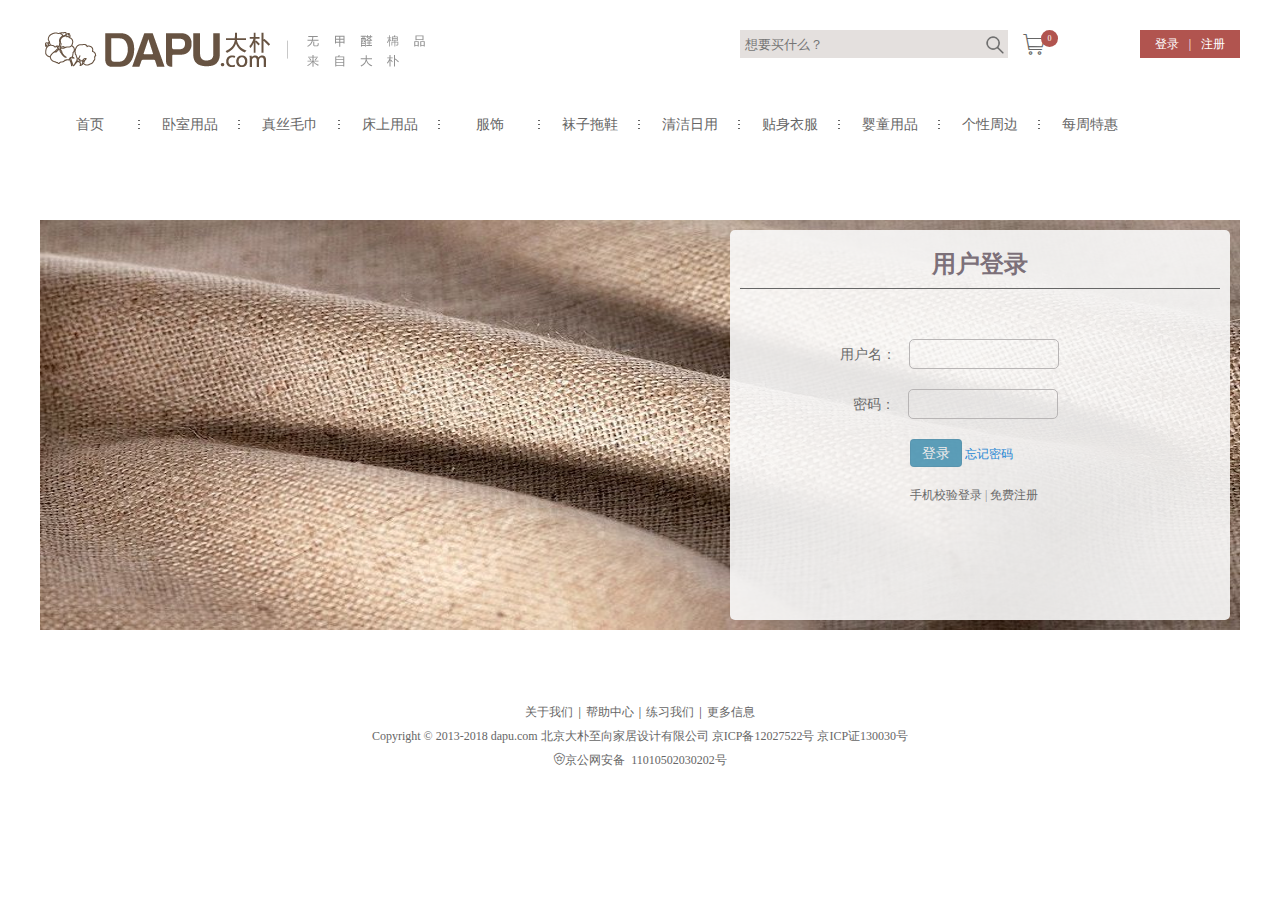
<file: project/login.html>
<!DOCTYPE html>
<html lang="en">
<head>
    <meta charset="UTF-8">
    <meta name="viewport" content="width=device-width, initial-scale=1.0">
    <meta http-equiv="X-UA-Compatible" content="ie=edge">
    <title>Document</title>
    <link rel="stylesheet" href="css/public.css" />
    <link rel="stylesheet" href="css/ico.css">
    <link rel="stylesheet" href="css/index.css" />
    <link rel="stylesheet" href="css/login.css" />
    <script src="js/jquery.js"></script>
    <script src="js/move.js"></script>
    <script src="js/public.js"></script>
    <script src="js/cookie.js"></script>
    <script src="js/index.js"></script>
    <script src="js/login.js"></script>
</head>
<body>
    <header class="margin">
        <a href="index.html" class="logo"><img src="imgs/logo.png" /></a>
        <div class="rg">
            <input type="text" class="txt" placeholder="想要买什么？" /><input type="submit" class="search" value="" />
            <a href="shoppingcart.html"><span class="icon-gouwuche"></span></a>
            <div class="login"><a href="login.html">登录</a><span>|</span><a href="register.html">注册</a></div>
            <div class="alogin">欢迎<span class="who"></span>登录,<em class="out">退出</em></div>
        </div>
        <ul>
            <li><a href="index.html" class="te"><span>首页</span><span class="separator"></span></a></li>
            <li><a href="#" class="title"><span>卧室用品</span><span class="separator"></span></a>
                <div class="box2">
                    <div class="row">
                        <a href="#" class="nav2">床品件套</a>
                        <div class="box3">
                            <a href="#">花鸟卷铺盖</a>
                            <a href="#">花鸟卷铺盖</a>
                            <a href="#">花鸟卷铺盖</a>
                        </div>
                    </div>
                    <div class="row">
                        <a href="#" class="nav2">床品件套</a>
                        <div class="box3">
                            <a href="#">花鸟卷铺盖</a>
                            <a href="#">花鸟卷铺盖</a>
                            <a href="#">花鸟卷铺盖</a>
                        </div>
                    </div>
                    <div class="row">
                        <a href="#" class="nav2">床品件套</a>
                        <div class="box3">
                            <a href="#">花鸟卷铺盖</a>
                            <a href="#">花鸟卷铺盖</a>
                            <a href="#">花鸟卷铺盖</a>
                        </div>
                    </div>
                </div>
            </li>
            <li><a href="#" class="title"><span>真丝毛巾</span><span class="separator"></span></a>
                <div class="box2">
                    <div class="row">
                        <a href="#" class="nav2">床品件套</a>
                        <div class="box3">
                            <a href="#">花鸟卷铺盖</a>
                            <a href="#">花鸟卷铺盖</a>
                            <a href="#">花鸟卷铺盖</a>
                        </div>
                    </div>
                    <div class="row">
                        <a href="#" class="nav2">床品件套</a>
                        <div class="box3">
                            <a href="#">花鸟卷铺盖</a>
                            <a href="#">花鸟卷铺盖</a>
                            <a href="#">花鸟卷铺盖</a>
                        </div>
                    </div>
                    <div class="row">
                        <a href="#" class="nav2">床品件套</a>
                        <div class="box3">
                            <a href="#">花鸟卷铺盖</a>
                            <a href="#">花鸟卷铺盖</a>
                            <a href="#">花鸟卷铺盖</a>
                        </div>
                    </div>
                </div>
            </li>
            <li><a href="#" class="title"><span>床上用品</span><span class="separator"></span></a>
                <div class="box2">
                    <div class="row">
                        <a href="#" class="nav2">床品件套</a>
                        <div class="box3">
                            <a href="#">花鸟卷铺盖</a>
                            <a href="#">花鸟卷铺盖</a>
                            <a href="#">花鸟卷铺盖</a>
                        </div>
                    </div>
                    <div class="row">
                        <a href="#" class="nav2">床品件套</a>
                        <div class="box3">
                            <a href="#">花鸟卷铺盖</a>
                            <a href="#">花鸟卷铺盖</a>
                            <a href="#">花鸟卷铺盖</a>
                        </div>
                    </div>
                    <div class="row">
                        <a href="#" class="nav2">床品件套</a>
                        <div class="box3">
                            <a href="#">花鸟卷铺盖</a>
                            <a href="#">花鸟卷铺盖</a>
                            <a href="#">花鸟卷铺盖</a>
                        </div>
                    </div>
                </div>
            </li>
            <li><a href="#" class="title"><span>服饰</span><span class="separator"></span></a>
                <div class="box2">
                    <div class="row">
                        <a href="#" class="nav2">床品件套</a>
                        <div class="box3">
                            <a href="#">花鸟卷铺盖</a>
                            <a href="#">花鸟卷铺盖</a>
                            <a href="#">花鸟卷铺盖</a>
                        </div>
                    </div>
                    <div class="row">
                        <a href="#" class="nav2">床品件套</a>
                        <div class="box3">
                            <a href="#">花鸟卷铺盖</a>
                            <a href="#">花鸟卷铺盖</a>
                            <a href="#">花鸟卷铺盖</a>
                        </div>
                    </div>
                    <div class="row">
                        <a href="#" class="nav2">床品件套</a>
                        <div class="box3">
                            <a href="#">花鸟卷铺盖</a>
                            <a href="#">花鸟卷铺盖</a>
                            <a href="#">花鸟卷铺盖</a>
                        </div>
                    </div>
                </div>
            </li>
            <li><a href="#" class="title"><span>袜子拖鞋</span><span class="separator"></span></a>
                <div class="box2">
                    <div class="row">
                        <a href="#" class="nav2">床品件套</a>
                        <div class="box3">
                            <a href="#">花鸟卷铺盖</a>
                            <a href="#">花鸟卷铺盖</a>
                            <a href="#">花鸟卷铺盖</a>
                        </div>
                    </div>
                    <div class="row">
                        <a href="#" class="nav2">床品件套</a>
                        <div class="box3">
                            <a href="#">花鸟卷铺盖</a>
                            <a href="#">花鸟卷铺盖</a>
                            <a href="#">花鸟卷铺盖</a>
                        </div>
                    </div>
                    <div class="row">
                        <a href="#" class="nav2">床品件套</a>
                        <div class="box3">
                            <a href="#">花鸟卷铺盖</a>
                            <a href="#">花鸟卷铺盖</a>
                            <a href="#">花鸟卷铺盖</a>
                        </div>
                    </div>
                </div>
            </li>
            <li><a href="#" class="title"><span>清洁日用</span><span class="separator"></span></a>
                <div class="box2">
                    <div class="row">
                        <a href="#" class="nav2">床品件套</a>
                        <div class="box3">
                            <a href="#">花鸟卷铺盖</a>
                            <a href="#">花鸟卷铺盖</a>
                            <a href="#">花鸟卷铺盖</a>
                        </div>
                    </div>
                    <div class="row">
                        <a href="#" class="nav2">床品件套</a>
                        <div class="box3">
                            <a href="#">花鸟卷铺盖</a>
                            <a href="#">花鸟卷铺盖</a>
                            <a href="#">花鸟卷铺盖</a>
                        </div>
                    </div>
                    <div class="row">
                        <a href="#" class="nav2">床品件套</a>
                        <div class="box3">
                            <a href="#">花鸟卷铺盖</a>
                            <a href="#">花鸟卷铺盖</a>
                            <a href="#">花鸟卷铺盖</a>
                        </div>
                    </div>
                </div>
            </li>
            <li><a href="#" class="title"><span>贴身衣服</span><span class="separator"></span></a>
                <div class="box2">
                    <div class="row">
                        <a href="#" class="nav2">床品件套</a>
                        <div class="box3">
                            <a href="#">花鸟卷铺盖</a>
                            <a href="#">花鸟卷铺盖</a>
                            <a href="#">花鸟卷铺盖</a>
                        </div>
                    </div>
                    <div class="row">
                        <a href="#" class="nav2">床品件套</a>
                        <div class="box3">
                            <a href="#">花鸟卷铺盖</a>
                            <a href="#">花鸟卷铺盖</a>
                            <a href="#">花鸟卷铺盖</a>
                        </div>
                    </div>
                    <div class="row">
                        <a href="#" class="nav2">床品件套</a>
                        <div class="box3">
                            <a href="#">花鸟卷铺盖</a>
                            <a href="#">花鸟卷铺盖</a>
                            <a href="#">花鸟卷铺盖</a>
                        </div>
                    </div>
                </div>
            </li>
            <li><a href="#" class="title"><span>婴童用品</span><span class="separator"></span></a>
                <div class="box2">
                    <div class="row">
                        <a href="#" class="nav2">床品件套</a>
                        <div class="box3">
                            <a href="#">花鸟卷铺盖</a>
                            <a href="#">花鸟卷铺盖</a>
                            <a href="#">花鸟卷铺盖</a>
                        </div>
                    </div>
                    <div class="row">
                        <a href="#" class="nav2">床品件套</a>
                        <div class="box3">
                            <a href="#">花鸟卷铺盖</a>
                            <a href="#">花鸟卷铺盖</a>
                            <a href="#">花鸟卷铺盖</a>
                        </div>
                    </div>
                    <div class="row">
                        <a href="#" class="nav2">床品件套</a>
                        <div class="box3">
                            <a href="#">花鸟卷铺盖</a>
                            <a href="#">花鸟卷铺盖</a>
                            <a href="#">花鸟卷铺盖</a>
                        </div>
                    </div>
                </div>
            </li>
            <li><a href="#" class="title"><span>个性周边</span><span class="separator"></span></a></li>
            <li><a href="#" class="title"><span>每周特惠</span></a></li>
            <div class="box"></div>
        </ul>
    </header>

    <div id="Login" class="margin">
        <div class="login">
            <p class="title"><span>用户登录</span></p>
            <div class="User fill">
                <span class="msg">用户名：</span>
                <input type="text" class="user" value="" /><span class="tip"></span>
                <!-- <span class="prompt">请输入用户名</span> -->
            </div>
            <div class="Pass fill">
                <span class="msg">密码：</span>
                <input type="password" class="pass" value="" />
                <!-- <span class="prompt">请输入密码</span> -->
            </div>
            <div class="Btn">
                <input type="button" class="btn" value="登录" />
                <a href="#">忘记密码</a>
            </div>
            <div class="help">
                <a href="#">手机校验登录</a>
                <span>|</span>
                <a href="register.html">免费注册</a>
            </div>
        </div>
    </div>

    <footer class="margin">
        <div class="msg">
            <p><a href="#">关于我们</a><span>|</span><a href="#">帮助中心</a><span>|</span><a href="#">练习我们</a><span>|</span><a href="#">更多信息</a></p>
            <p>Copyright © 2013-2018 dapu.com 北京大朴至向家居设计有限公司  京ICP备12027522号 京ICP证130030号</p>
            <p><a href="#" class="icon-gongan">京公网安备 11010502030202号</a></p>
        </div>        
    </footer>

    <div class="wrap"></div>
</body>
</html>
</file>
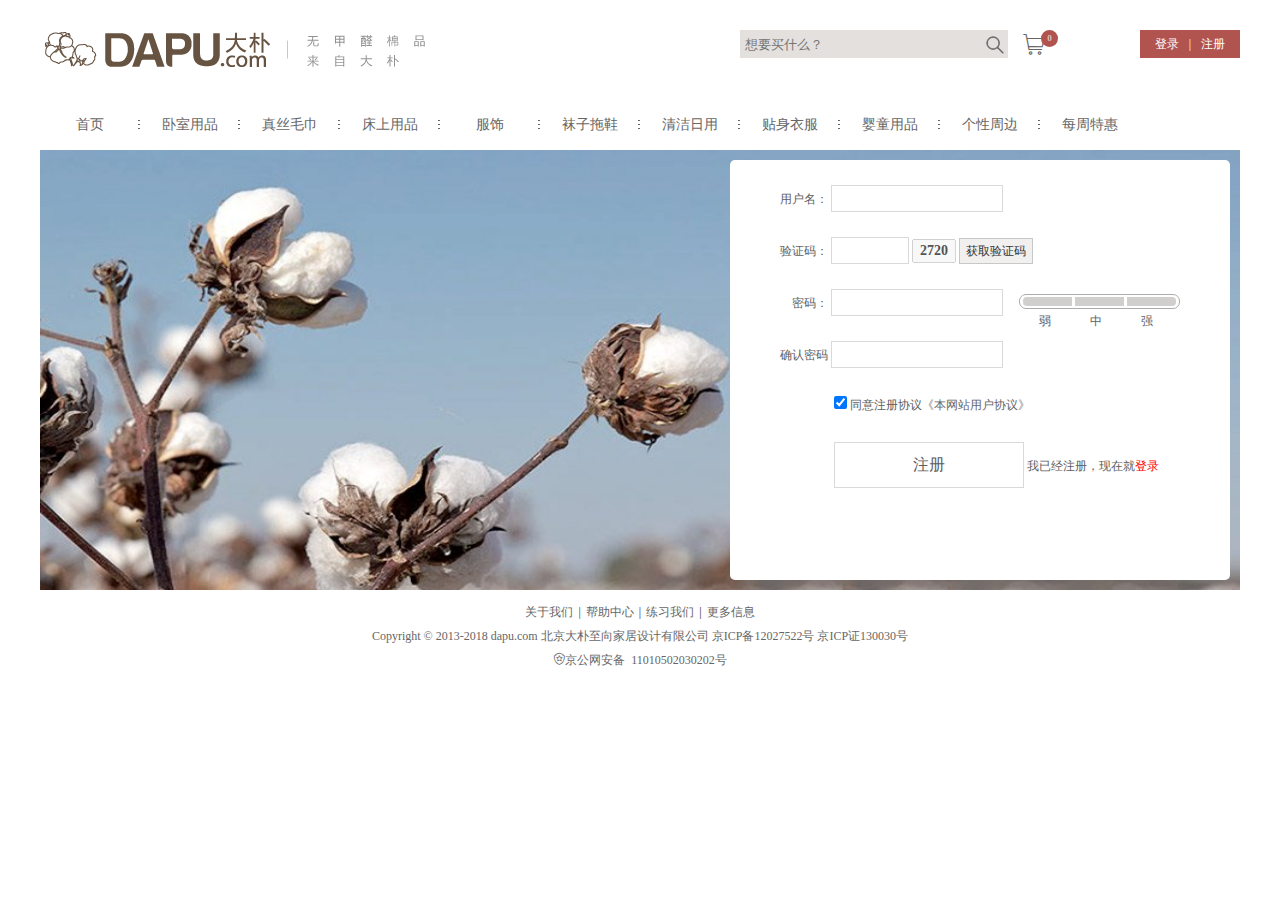
<file: project/register.html>
<!DOCTYPE html>
<html lang="en">
<head>
    <meta charset="UTF-8">
    <meta name="viewport" content="width=device-width, initial-scale=1.0">
    <meta http-equiv="X-UA-Compatible" content="ie=edge">
    <title>Document</title>
    <link rel="stylesheet" href="css/public.css" />
    <link rel="stylesheet" href="css/ico.css">
    <link rel="stylesheet" href="css/index.css" />
    <link rel="stylesheet" href="css/register.css" />
    <script src="js/jquery.js"></script>
    <script src="js/move.js"></script>
    <script src="js/public.js"></script>
    <script src="js/ajax.3.0.js"></script>
    <script src="js/cookie.js"></script>
    <script src="js/index.js"></script>
    <script src="js/register.js"></script>
    <script src="js/reg.js"></script>
</head>
<body>
    <header class="margin">
        <a href="index.html" class="logo"><img src="imgs/logo.png" /></a>
        <div class="rg">
            <input type="text" class="txt" placeholder="想要买什么？" /><input type="submit" class="search" value="" />
            <a href="shoppingcart.html"><span class="icon-gouwuche"></span></a>
            <div class="login"><a href="login.html">登录</a><span>|</span><a href="register.html">注册</a></div>
            <div class="alogin">欢迎<span class="who"></span>登录,<em class="out">退出</em></div>
        </div>
        <ul>
            <li><a href="index.html" class="te"><span>首页</span><span class="separator"></span></a></li>
            <li><a href="#" class="title"><span>卧室用品</span><span class="separator"></span></a>
                <div class="box2">
                    <div class="row">
                        <a href="#" class="nav2">床品件套</a>
                        <div class="box3">
                            <a href="#">花鸟卷铺盖</a>
                            <a href="#">花鸟卷铺盖</a>
                            <a href="#">花鸟卷铺盖</a>
                        </div>
                    </div>
                    <div class="row">
                        <a href="#" class="nav2">床品件套</a>
                        <div class="box3">
                            <a href="#">花鸟卷铺盖</a>
                            <a href="#">花鸟卷铺盖</a>
                            <a href="#">花鸟卷铺盖</a>
                        </div>
                    </div>
                    <div class="row">
                        <a href="#" class="nav2">床品件套</a>
                        <div class="box3">
                            <a href="#">花鸟卷铺盖</a>
                            <a href="#">花鸟卷铺盖</a>
                            <a href="#">花鸟卷铺盖</a>
                        </div>
                    </div>
                </div>
            </li>
            <li><a href="#" class="title"><span>真丝毛巾</span><span class="separator"></span></a>
                <div class="box2">
                    <div class="row">
                        <a href="#" class="nav2">床品件套</a>
                        <div class="box3">
                            <a href="#">花鸟卷铺盖</a>
                            <a href="#">花鸟卷铺盖</a>
                            <a href="#">花鸟卷铺盖</a>
                        </div>
                    </div>
                    <div class="row">
                        <a href="#" class="nav2">床品件套</a>
                        <div class="box3">
                            <a href="#">花鸟卷铺盖</a>
                            <a href="#">花鸟卷铺盖</a>
                            <a href="#">花鸟卷铺盖</a>
                        </div>
                    </div>
                    <div class="row">
                        <a href="#" class="nav2">床品件套</a>
                        <div class="box3">
                            <a href="#">花鸟卷铺盖</a>
                            <a href="#">花鸟卷铺盖</a>
                            <a href="#">花鸟卷铺盖</a>
                        </div>
                    </div>
                </div>
            </li>
            <li><a href="#" class="title"><span>床上用品</span><span class="separator"></span></a>
                <div class="box2">
                    <div class="row">
                        <a href="#" class="nav2">床品件套</a>
                        <div class="box3">
                            <a href="#">花鸟卷铺盖</a>
                            <a href="#">花鸟卷铺盖</a>
                            <a href="#">花鸟卷铺盖</a>
                        </div>
                    </div>
                    <div class="row">
                        <a href="#" class="nav2">床品件套</a>
                        <div class="box3">
                            <a href="#">花鸟卷铺盖</a>
                            <a href="#">花鸟卷铺盖</a>
                            <a href="#">花鸟卷铺盖</a>
                        </div>
                    </div>
                    <div class="row">
                        <a href="#" class="nav2">床品件套</a>
                        <div class="box3">
                            <a href="#">花鸟卷铺盖</a>
                            <a href="#">花鸟卷铺盖</a>
                            <a href="#">花鸟卷铺盖</a>
                        </div>
                    </div>
                </div>
            </li>
            <li><a href="#" class="title"><span>服饰</span><span class="separator"></span></a>
                <div class="box2">
                    <div class="row">
                        <a href="#" class="nav2">床品件套</a>
                        <div class="box3">
                            <a href="#">花鸟卷铺盖</a>
                            <a href="#">花鸟卷铺盖</a>
                            <a href="#">花鸟卷铺盖</a>
                        </div>
                    </div>
                    <div class="row">
                        <a href="#" class="nav2">床品件套</a>
                        <div class="box3">
                            <a href="#">花鸟卷铺盖</a>
                            <a href="#">花鸟卷铺盖</a>
                            <a href="#">花鸟卷铺盖</a>
                        </div>
                    </div>
                    <div class="row">
                        <a href="#" class="nav2">床品件套</a>
                        <div class="box3">
                            <a href="#">花鸟卷铺盖</a>
                            <a href="#">花鸟卷铺盖</a>
                            <a href="#">花鸟卷铺盖</a>
                        </div>
                    </div>
                </div>
            </li>
            <li><a href="#" class="title"><span>袜子拖鞋</span><span class="separator"></span></a>
                <div class="box2">
                    <div class="row">
                        <a href="#" class="nav2">床品件套</a>
                        <div class="box3">
                            <a href="#">花鸟卷铺盖</a>
                            <a href="#">花鸟卷铺盖</a>
                            <a href="#">花鸟卷铺盖</a>
                        </div>
                    </div>
                    <div class="row">
                        <a href="#" class="nav2">床品件套</a>
                        <div class="box3">
                            <a href="#">花鸟卷铺盖</a>
                            <a href="#">花鸟卷铺盖</a>
                            <a href="#">花鸟卷铺盖</a>
                        </div>
                    </div>
                    <div class="row">
                        <a href="#" class="nav2">床品件套</a>
                        <div class="box3">
                            <a href="#">花鸟卷铺盖</a>
                            <a href="#">花鸟卷铺盖</a>
                            <a href="#">花鸟卷铺盖</a>
                        </div>
                    </div>
                </div>
            </li>
            <li><a href="#" class="title"><span>清洁日用</span><span class="separator"></span></a>
                <div class="box2">
                    <div class="row">
                        <a href="#" class="nav2">床品件套</a>
                        <div class="box3">
                            <a href="#">花鸟卷铺盖</a>
                            <a href="#">花鸟卷铺盖</a>
                            <a href="#">花鸟卷铺盖</a>
                        </div>
                    </div>
                    <div class="row">
                        <a href="#" class="nav2">床品件套</a>
                        <div class="box3">
                            <a href="#">花鸟卷铺盖</a>
                            <a href="#">花鸟卷铺盖</a>
                            <a href="#">花鸟卷铺盖</a>
                        </div>
                    </div>
                    <div class="row">
                        <a href="#" class="nav2">床品件套</a>
                        <div class="box3">
                            <a href="#">花鸟卷铺盖</a>
                            <a href="#">花鸟卷铺盖</a>
                            <a href="#">花鸟卷铺盖</a>
                        </div>
                    </div>
                </div>
            </li>
            <li><a href="#" class="title"><span>贴身衣服</span><span class="separator"></span></a>
                <div class="box2">
                    <div class="row">
                        <a href="#" class="nav2">床品件套</a>
                        <div class="box3">
                            <a href="#">花鸟卷铺盖</a>
                            <a href="#">花鸟卷铺盖</a>
                            <a href="#">花鸟卷铺盖</a>
                        </div>
                    </div>
                    <div class="row">
                        <a href="#" class="nav2">床品件套</a>
                        <div class="box3">
                            <a href="#">花鸟卷铺盖</a>
                            <a href="#">花鸟卷铺盖</a>
                            <a href="#">花鸟卷铺盖</a>
                        </div>
                    </div>
                    <div class="row">
                        <a href="#" class="nav2">床品件套</a>
                        <div class="box3">
                            <a href="#">花鸟卷铺盖</a>
                            <a href="#">花鸟卷铺盖</a>
                            <a href="#">花鸟卷铺盖</a>
                        </div>
                    </div>
                </div>
            </li>
            <li><a href="#" class="title"><span>婴童用品</span><span class="separator"></span></a>
                <div class="box2">
                    <div class="row">
                        <a href="#" class="nav2">床品件套</a>
                        <div class="box3">
                            <a href="#">花鸟卷铺盖</a>
                            <a href="#">花鸟卷铺盖</a>
                            <a href="#">花鸟卷铺盖</a>
                        </div>
                    </div>
                    <div class="row">
                        <a href="#" class="nav2">床品件套</a>
                        <div class="box3">
                            <a href="#">花鸟卷铺盖</a>
                            <a href="#">花鸟卷铺盖</a>
                            <a href="#">花鸟卷铺盖</a>
                        </div>
                    </div>
                    <div class="row">
                        <a href="#" class="nav2">床品件套</a>
                        <div class="box3">
                            <a href="#">花鸟卷铺盖</a>
                            <a href="#">花鸟卷铺盖</a>
                            <a href="#">花鸟卷铺盖</a>
                        </div>
                    </div>
                </div>
            </li>
            <li><a href="#" class="title"><span>个性周边</span><span class="separator"></span></a></li>
            <li><a href="#" class="title"><span>每周特惠</span></a></li>
            <div class="box"></div>
        </ul>
    </header>
    <div id="Register" class="margin">
        <div class="register">
            <!-- <div class="Tel">
                <span>手机号：</span>
                <input type="text" class="tel same" value="" />
            </div> -->
            <div class="User">
                <span>用户名：</span>
                <input type="text" class="user same" value="" /><span class="tip"></span>
            </div>
            <div class="V_code">
                <span>验证码：</span>
                <input type="text" class="v_code" name="vcode" />
                <input type="text" class="num" value="" disabled />
                <input type="button" class="cbtn" value="获取验证码" /> <span class="vtxt"></span>
            </div>
            <div class="Pass">
                <span>密码：</span>
                <input type="password" class="pass same" />
                <div class="strength">
                    <div class="progress">
                        <div class="right"></div>
                        <div class="center"></div>
                        <div class="left"></div>
                    </div>
                    <span class="lr">弱</span>
                    <span class="cz">中</span>
                    <span>强</span>
                </div>
            </div>
            <div class="confirm">
                <span>确认密码</span>
                <input type="password" class="con_pass same" />
                <span class="ctxt"></span>
            </div>
            <div class="checkbox">
                <input type="checkbox" name="cb" class="check" value="agree" checked="checked" />
                <span>同意注册协议<a href="#">《本网站用户协议》</a></span>
            </div>
            <div class="ok">
                 <input type="button" class="ibtn" value="注册" />
                 <span>我已经注册，现在就<a href="login.html">登录</a></span>
            </div>
        </div>
    </div>

    <footer class="margin">
        <div class="msg">
            <p><a href="#">关于我们</a><span>|</span><a href="#">帮助中心</a><span>|</span><a href="#">练习我们</a><span>|</span><a href="#">更多信息</a></p>
            <p>Copyright © 2013-2018 dapu.com 北京大朴至向家居设计有限公司  京ICP备12027522号 京ICP证130030号</p>
            <p><a href="#" class="icon-gongan">京公网安备 11010502030202号</a></p>
        </div>        
    </footer>

    <div class="wrap"></div>
</body>
</html>
</file>
<file: project/css/public.css>
@charset "utf-8";
/* CSS Document */
body,ol,ul,h1,h2,h3,h4,h5,h6,p,th,td,dl,dd,form,fieldset,legend,input,textarea,select,td{margin:0;padding:0;}
body{font:12px  "宋体"; word-wrap:break-word;}
a,u,s,del{color:#666;text-decoration:none} 
fieldset ,a img,.bor0{border:0;}
i,em,b{font-style:normal;font-weight:100;}
li{list-style:none;}
img{vertical-align:middle;}
table{border-collapse:collapse;}/*合并边框*/
textarea{resize:none;/*禁止拖动*/}
.ind2{text-indent:2em;}

/*溢出隐藏*/
.over{white-space:nowrap;overflow:hidden;text-overflow:ellipsis;}

/*图片垂直对齐*/
.valign{text-align:center;}
.valign img{vertical-align:middle;}
.valign:after{content:"";display:inline-block;vertical-align:middle;height:100%;}

/*万能清除法*/
.clear:before{content:"";display:table;}/*阻止margin-top向上传递*/
.clear:after{content:"";display:block;clear:both;}/*清除浮动*/

/*弹性盒水平垂直居中*/
.flexc{display:flex;justify-content:center;align-items:center;}
</file>
<file: project/css/index.css>
.margin{margin:0 auto;width:1200px;}

.menu{position:fixed;z-index:10;right:0;top:0;width:40px;height:400px;background:rgba(250,250,250,0.6);}
.menu a{width:40px;height:44px;display:inline-block;margin-bottom:6px;position:relative;}
.menu a span{width:40px;display:inline-block;font:28px/44px "";text-align:center;opacity:0.8;}
.menu a em{display:none;background:rgba(185, 16, 16, 0.8);font:700 12px/44px "";color:#fff;height:44px;width:40px;text-align:center;}
.menu a:hover span{display:none;}
.menu a:hover em{display:inline-block;}
.menu .mygoods em{font:12px/22px "";}
.menu .top span{background:url(../imgs/top.png) no-repeat;opacity:0.8;width:40px;height:44px;display:inline-block;}
.menu .top em{font:12px/22px "";}
.menu .app img{position:absolute;left:-110px;top:-40px;opacity:0.7;display:none;}
.menu a:hover img{display:block;}

header{padding-top:20px;}
header .logo{overflow:hidden;}
header .logo img{width:390px;height:58px;float:left;}
header .rg{float:right;width:500px;height:28px;margin-top:10px;}
header .rg input{outline:none;}
header .rg .txt{float:left;border:none;background:rgb(228, 224, 222);width:240px;text-indent:5px;height:28px;cursor:text;color:rgb(79, 79, 82);}
header .rg .search{float:left;width:28px;height:28px;border:none;background:rgb(228, 224, 222) url(../imgs/search.png) no-repeat center;cursor:pointer;}
header .rg .icon-gouwuche{width:35px;display:inline-block;font:22px/28px "";margin-left:15px;position:relative;}
header .rg .icon-gouwuche:after{content:"0";position:absolute;width:17px;height:17px;background:rgb(177, 84, 79);border-radius:50%;right:0;color:#fff;text-align:center;font:8px/17px "";}


header .rg .login{width:100px;background:rgb(177, 84, 79);float:right;text-align:center;}
header .rg .login a{font:12px/28px "";color:#fff;}
header .rg .login a:hover{color:rgb(65, 31, 30);text-decoration:underline;}
header .rg .login span{color:#fff;margin:0 10px;}

header .rg .alogin{padding:0 10px;background:rgb(177, 84, 79);float:right;text-align:center;font:12px/28px "";color:#fff;display:none;}
header .rg .alogin .out:hover{color:rgb(65, 31, 30);text-decoration:underline;cursor:pointer;}

header ul{display:flex;margin-top:80px;position:relative;}
header ul li{position:relative;}
header ul li>a{flex:1;}
header ul li>a{display:block;width:100px;height:50px;position:relative;text-align:center;}
header ul li>a span:nth-child(1){font:14px/50px "";}
header ul li>a .separator{position:absolute;right:0;top:20px;width:2px;height:9px;background:url(../imgs/separator.png) no-repeat center;}
header ul li>a:hover span:nth-child(1){font-weight:700;}
header ul .box{width:1200px;height:260px;background:rgba(250,250,250,0.9);position:absolute;top:50px;z-index:2;display:none;}
header ul li .box2{position:absolute;z-index:3;display:none;width:600px;height:200px;}
header ul li .box2 .row .nav2{font:700 14px/32px "";color:#555;margin:0 15px;}
header ul li .box2 .row .box3{display:none;}
header ul li .box2 .row .box3 a{font:12px/22px "";color:#666;margin-left:5px;padding:0 5px;display:inline-block;}

main{position:relative;}
main .slogan{font:24px/60px "微软雅黑";text-align:center;font-weight:700;color:rgb(109, 104, 104);}
main .look{text-align:center;position:relative;}
main .look .selection{font:700 20px/50px "";color:#000;}
main .look .more{font:14px/18px "";color:rgb(157, 184, 197);background:rgb(3, 39, 63);width:100px;position:absolute;right:40px;top:16px;border-radius:9px;}
main .sel{display:flex;position:relative;justify-content:space-between;}
main .sel a{display:inline-block;height:218px;width:398px;overflow:hidden;}
main .sel a img{width:398px;height:218px;transition:2s;}
main .sel img:hover{transform:scale(1.05,1.05);}
main .sel .sel_l{position:absolute;width:380px;height:128px;background:rgb(233, 233, 250);left:9px;top:200px;}
main .sel .sel_l .cir{width:40px;height:40px;background:rgb(22, 185, 136,0.6);border-radius:50%;overflow:hidden;margin:5px 0 0 10px;float:left;}
main .sel .sel_l .cir img{width:40px;height:40px;}
main .sel .sel_l p{font:700 12px/2 "微软雅黑";color:#222;height:24px;width:315px;margin-left:15px;float:left;}
main .sel .sel_l .aggr{float:left;margin:5px 0 0 15px;height:20px;}
main .sel .sel_l .aggr span{color:#aaa;}
main .sel .sel_l .aggr span em{color:#666;}
main .sel .sel_l .aggr .icon-shizhong{float:left;}
main .sel .sel_l .aggr .icon-ditu{float:left;margin:-5px 0 0 10px;font:16px "";}
main .sel .sel_l .aggr .icon-ai-eye{margin-left:70px;}
main .sel .sel_l .aggr .icon-dianzan{margin-left:13px;}
main .sel .sel_l .aggr .icon-pinglun{margin-left:13px;color:#888;} 
main .sel .sel_l .explain{float:left;font:14px/30px "";}
main .sel .sel_l .explain .vertical{display:inline-block;width:4px;height:16px;background:#000;margin:0 10px 0 15px;vertical-align:middle;}
main .sel .sel_l .explain em{vertical-align:middle;color:#333;width:348px;display:inline-block;}
main .sel .sel_c{position:absolute;width:380px;height:128px;background:rgb(233, 233, 250);left:410px;top:200px;}
main .sel .sel_c .cir{width:40px;height:40px;background:rgb(22, 185, 136,0.6);border-radius:50%;overflow:hidden;margin:5px 0 0 10px;float:left;}
main .sel .sel_c .cir img{width:40px;height:40px;}
main .sel .sel_c p{font:700 12px/2 "微软雅黑";color:#222;height:24px;width:315px;margin-left:15px;float:left;}
main .sel .sel_c .aggr{float:left;margin:5px 0 0 15px;height:20px;}
main .sel .sel_c .aggr span{color:#aaa;}
main .sel .sel_c .aggr span em{color:#666;}
main .sel .sel_c .aggr .icon-shizhong{float:left;}
main .sel .sel_c .aggr .icon-ditu{float:left;margin:-5px 0 0 10px;font:16px "";}
main .sel .sel_c .aggr .icon-ai-eye{margin-left:70px;}
main .sel .sel_c .aggr .icon-dianzan{margin-left:13px;}
main .sel .sel_c .aggr .icon-pinglun{margin-left:13px;color:#888;} 
main .sel .sel_c .explain{float:left;font:14px/30px "";}
main .sel .sel_c .explain .vertical{display:inline-block;width:4px;height:16px;background:#000;margin:0 10px 0 15px;vertical-align:middle;}
main .sel .sel_c .explain em{vertical-align:middle;color:#333;width:348px;display:inline-block;}
main .sel .sel_r{position:absolute;width:380px;height:128px;background:rgb(233, 233, 250);left:811px;top:200px;}
main .sel .sel_r .cir{width:40px;height:40px;background:rgb(22, 185, 136,0.6);border-radius:50%;overflow:hidden;margin:5px 0 0 10px;float:left;}
main .sel .sel_r .cir img{width:40px;height:40px;}
main .sel .sel_r p{font:700 12px/2 "微软雅黑";color:#222;height:24px;width:315px;margin-left:15px;float:left;}
main .sel .sel_r .aggr{float:left;margin:5px 0 0 15px;height:20px;}
main .sel .sel_r .aggr span{color:#aaa;}
main .sel .sel_r .aggr span em{color:#666;}
main .sel .sel_r .aggr .icon-shizhong{float:left;}
main .sel .sel_r .aggr .icon-ditu{float:left;margin:-5px 0 0 10px;font:16px "";}
main .sel .sel_r .aggr .icon-ai-eye{margin-left:70px;}
main .sel .sel_r .aggr .icon-dianzan{margin-left:13px;}
main .sel .sel_r .aggr .icon-pinglun{margin-left:13px;color:#888;} 
main .sel .sel_r .explain{float:left;font:14px/30px "";}
main .sel .sel_r .explain .vertical{display:inline-block;width:4px;height:16px;background:#000;margin:0 10px 0 15px;vertical-align:middle;}
main .sel .sel_r .explain em{vertical-align:middle;color:#333;width:348px;display:inline-block;}
main .new{text-align:center;font:700 20px/50px "";color:#000;margin-top:130px;}
main .new_img{display:flex;position:relative;justify-content:space-between;}
main .new_img a{display:inline-block;height:290px;width:398px;overflow:hidden;position:relative;}
main .new_img a img{width:398px;height:290px;transition:2s;}
main .new_img img:hover{transform:scale(1.05,1.05);}
main .new_img a .new_l{position:absolute;height:50px;background:rgba(250,250,250,0.9);bottom:-55px;width:100%;text-align:center;padding-top:5px;transition:.7s;}
main .new_img a .new_l span{font:14px/22px "";color:#222;}
main .new_img a:hover .new_l{transform:translate(0,-55px);}
main .Hot{text-align:center;font:700 20px/50px "";color:#000;margin-top:20px;}
main .hot{display:flex;flex-direction:column;justify-content:space-around;margin-bottom:10px;}
main .hot .h_t{display:flex;flex-wrap:wrap;justify-content:space-around;}
main .hot .h_t a{display:inline-block;position:relative;overflow:hidden;}
main .hot .h_t .max a{width:238px;height:478px;}
main .hot .h_t .max a img{width:238px;height:478px;}
main .hot  .h_t .mid{display:flex;flex-direction:column;align-content:space-between;}
main .hot .h_t .mid a{flex:1;width:478px;height:238px;}
main .hot .h_t .mid a img{width:478px;height:238px;}
main .hot .h_t .min{display:flex;flex-direction:column;align-content:space-between;}
main .hot .h_t .min a{flex:1;width:238px;height:238px;}
main .hot .h_t .min a img{width:238px;height:238px;}
main .hot .h_t a .h_t_l{position:absolute;height:50px;background:rgba(250,250,250,0.9);bottom:-55px;width:100%;text-align:center;padding-top:5px;transition:.7s;}
main .hot .h_t a .h_t_l span{font:14px/22px "";color:#222;}
main .hot .h_t a:hover .h_t_l{transform:translate(0,-55px);}
main .hot .h_b{display:flex;flex-wrap:wrap;justify-content:space-around;}
main .hot .h_b a{display:inline-block;height:238px;width:238px;overflow:hidden;position:relative;}
main .hot .h_b a img{width:238px;height:238px;}
main .hot .h_b a .h_b_l{position:absolute;height:50px;background:rgba(250,250,250,0.9);bottom:-55px;width:100%;text-align:center;padding-top:5px;transition:.7s;}
main .hot .h_b a .h_b_l span{font:14px/22px "";color:#222;}
main .hot .h_b a:hover .h_b_l{transform:translate(0,-55px);}

footer{padding:20px 0;background:#eee;}
footer ul{display:flex;justify-content:space-around;}
footer ul li{text-align:center;font:12px/2 "";color:#333;}
footer .msg{text-align:center;font:12px/2 "";color:#666;}
footer .msg span{color:#333;margin:0 5px;}
</file>
<file: project/css/banner.css>
#banner{width:1200px;position:relative;height:450px;overflow:hidden;}
#banner .imgbox{position:absolute;height:450px;width:100%;}
#banner .imgbox a{position:absolute;width:1200px;height:450px;left:1200px;}
#banner .imgbox a img{width:1200px;height:450px;}
#banner .btn input{border:none;width:50px;height:50px;background:rgba(178, 205, 226, 0.3);position:absolute;top:200px;display:none;cursor:pointer;border-radius:50%;}
#banner .btn .left{left:10px;outline:none;}
#banner .btn .right{right:10px;outline:none; }
#banner:hover .btn input{display:block;}
#banner ul{position:absolute;bottom:20px;left:564px;}
#banner ul li{width:15px;height:15px;border-radius:50%;border:1px solid rgba(0,0,0,0.6);float:left;margin:0 auto;cursor:pointer;}
#banner ul li.center{margin:0 10px;}
#banner ul li.active{background:rgba(0,0,0,0.4);}
</file>
<file: project/css/ico.css>
@font-face {
  font-family: 'icomoon';
  src:  url('../fonts/icomoon.eot?5alpdd');
  src:  url('../fonts/icomoon.eot?5alpdd#iefix') format('embedded-opentype'),
    url('../fonts/icomoon.ttf?5alpdd') format('truetype'),
    url('../fonts/icomoon.woff?5alpdd') format('woff'),
    url('../fonts/icomoon.svg?5alpdd#icomoon') format('svg');
  font-weight: normal;
  font-style: normal;
}

[class^="icon-"], [class*=" icon-"] {
  /* use !important to prevent issues with browser extensions that change fonts */
  font-family: 'icomoon' !important;
  speak: none;
  font-style: normal;
  font-weight: normal;
  font-variant: normal;
  text-transform: none;
  line-height: 1;

  /* Better Font Rendering =========== */
  -webkit-font-smoothing: antialiased;
  -moz-osx-font-smoothing: grayscale;
}

.icon-user:before {
  content: "\e900";
}
.icon-ai-eye:before {
  content: "\e901";
}
.icon-dianzan:before {
  content: "\e902";
}
.icon-ditu:before {
  content: "\e903";
}
.icon-fl-home:before {
  content: "\e904";
}
.icon-gongan:before {
  content: "\e905";
}
.icon-gouwuche:before {
  content: "\e906";
}
.icon-service:before {
  content: "\e907";
}
.icon-pinglun:before {
  content: "\e908";
}
.icon-qq .path1:before {
  content: "\e909";
  color: rgb(94, 170, 222);
}
.icon-qq .path2:before {
  content: "\e90a";
  margin-left: -1em;
  color: rgb(255, 255, 255);
}
.icon-shizhong:before {
  content: "\e90b";
}
.icon-shouji:before {
  content: "\e90c";
}
.icon-touxiang:before {
  content: "\e90d";
}
.icon-web-icon:before {
  content: "\e90e";
}
.icon-wechat:before {
  content: "\e90f";
}
.icon-weibo:before {
  content: "\e910";
}
.icon-weibo_1:before {
  content: "\e911";
}
.icon-weixin:before {
  content: "\e912";
}
.icon-weixin_1:before {
  content: "\e913";
}
</file>
<file: project/css/goodsmsg.css>
#box{margin-top:15px;}
#box .stairs{}
#box .stairs span{color:#c9bbbb;margin-right:3px;font:12px/3 "宋体";}
#box .stairs a{margin-right:15px;color:#5c4d42;}
#box .stairs .last{color:#bababa;font-weight:700;}
#box .box2{border:1px solid rgb(221, 218, 218);border-right:none;overflow:hidden;}
#box .box2 .left{float:left;position:relative;}

#box .box2 .left .s_box{width:350px;height:350px;position:absolute;left:25px;top:14px;}
#box .box2 .left .s_box img{width:350px;height:350px;}
#box .box2 .left .s_box span{width:100px;border:1px solid rgb(184, 178, 178);height:80px;position:absolute;left:0;top:0;background:rgb(198, 201, 11,0.6);display:none;}
#box .box2 .left .b_box{width:400px;height:400px;position:absolute;left:398px;top:14px;overflow:hidden;display:none;z-index:2;border:1px solid rgb(212, 205, 205);}
#box .box2 .left .b_box img{width:800px;height:800px;position:absolute;}

#box .box2 .msg{float:right;margin:10px 200px 0 0;width:600px;}
#box .box2 .msg .m_1{font:700 16px/24px "";color:#6b6b6b;}
#box .box2 .msg .m_2{font:14px/24px "";}
#box .box2 .msg .m_3{font:700 24px/30px "";color:rgb(112, 88, 41);margin-top:10px;}
#box .box2 .msg .m_4{}
#box .box2 .msg .m_4 .m_4_1{display:inline-block;width:50px;height:20px;background:rgba(105, 72, 21,0.9);color:#fff;font:700 12px/20px "";border-radius:3px;text-align:center;}
#box .box2 .msg .m_4 .m_4_2{color:rgb(138, 84, 13);font:700 8px "";margin-left:10px;    }
#box .box2 .msg .m_4 a{font:12px "";color:red;}
#box .box2 .msg .m_5{display:inline-block;width:50px;height:20px;background:rgba(156, 30, 30,0.9);color:#fff;font:700 12px/20px "";border-radius:3px;text-align:center;margin:5px 0;}
#box .box2 .msg .m_6{background:rgb(243, 239, 239);margin-bottom:10px;}
#box .box2 .msg .m_6 ul{display:flex;justify-content:space-around;align-items:center;}
#box .box2 .msg .m_6 ul li{height:60px;width:100px;text-align:center;}
#box .box2 .msg .m_6 ul>span{width:1px;height:30px;background:rgb(216, 210, 210)}
#box .box2 .msg .m_6 ul .center{margin:0 20px;}
#box .box2 .msg .m_6 ul li em{font:18px/2 "";color:rgb(133, 30, 30);}
#box .box2 .msg .m_6 ul li span{font:12px/20px "";color:rgb(131, 126, 126);}
#box .box2 .msg .m_7{display:block;font:700 14px/22px "微软雅黑";color:#666;}
#box .box2 .msg .m_8{background:rgb(243, 239, 239);padding:10px 0;}
#box .box2 .msg .m_8 p{font:12px/2 "微软雅黑";margin-left:10px;}
#box .box2 .msg .m_8 p em{font-weight:700;}
#box .box2 .msg .m_8 p button{display:inline-block;padding:0 5px;font:12px/16px "";margin-right:5px;outline:none;cursor:pointer;}
.redframe{border:2px solid rgb(224, 13, 13);}
#box .box2 .msg .m_9{padding:10px 10px;vertical-align:middle;border-bottom:1px solid rgb(219, 215, 215);}
#box .box2 .msg .m_9 .txt{width:25px;height:15px;border:1px solid #DAD9D9;text-align:center;margin:0 5px;}
#box .box2 .msg .m_9 span{display:inline-block;width:12px;height:12px;border:1px solid #DAD9D9;background:rgba(153, 151, 151, 0.1);cursor:pointer;font:4px/12px "";text-align:center;border-radius:3px;}
#box .box2 .msg .m_9 span:hover{background:rgba(185, 183, 183, 0.9);}
#box .box2 .msg .m_9 a{margin-left:380px;color:#868585;}
#box .box2 .msg .m_9 a:hover{text-decoration:underline;}
#box .box2 .msg .m_10{}
#box .box2 .msg .m_10 .join{float:left;width:140px;font:14px/30px "";text-align:center;background:rgb(175, 12, 18);color:#fff;border-radius:3px;margin:10px 0 15px 15px;}
#box .box2 .msg .m_10 .code{float:right;width:200px;height:24px;background:rgb(241, 238, 238);border:1px solid rgb(214, 208, 208);margin-top:10px;font:14px/24px "";text-align:center;}

#box2{margin-top:50px;overflow:hidden;}

#box2 .sel{float:left;width:190px;}
#box2 .sel .same{border:1px solid rgb(221, 218, 218);margin-bottom:15px;}
#box2 .sel .same .txt_1{font:700 12px/2 "";text-indent:15px;color:#333;background:rgb(247, 242, 242);}
#box2 .sel .about a{font:700 12px/30px "";color:rgb(136, 130, 130);display:inline-block;padding:0 18px;}
#box2 .sel .hot .HOT{text-align:center;margin-top:5px;}
#box2 .sel .hot img{width:156px;height:156px;}
#box2 .sel .hot .he a{font:12px/30px "";color:#666;margin-left:-65px;}
#box2 .sel .hot .he a:hover{color:rgb(124, 93, 34);text-decoration:underline;}
#box2 .sel .hot strong{font:700 12px/26px "";color:rgb(138, 66, 25);}

#box2 .box3{width:1000px;margin-left:10px;float:left;}
#box2 .box3 ul{width:300px;height:28px;font:700 14px/2 "";text-align: center;color:rgb(122, 111, 111);margin-left:50px;}
#box2 .box3 ul li{float:left;padding:0 8px;margin-right:5px;border-radius:5px 5px 0 0;background: rgb(245, 240, 240);border:1px solid rgb(221, 218, 218);cursor:pointer;}
#box2 .box3 ul li.active{background: #fff;border:1px solid #333;border-bottom:none;}

#box2 .box3 .cont{border:1px solid rgb(221, 218, 218);}
#box2 .box3 .cont .txt{margin:20px 0 0 50px;font:12px/3 "";color:rgb(109, 104, 104);}
#box2 .box3 .cont .txt span{margin-left:30px;}
#box2 .box3 .cont img{margin:0 0 10px 50px;}
#box2 .box3 .cont .last{font:14px/6 "";color:rgb(116, 113, 113);text-align:center;margin-top:30px;}
#box2 .box3 .cont .m2 img{margin-left:20px;}
#box2 .box3 .cont .msg{display: none}
#box2 .box3 .cont .msg:nth-child(1){display:block;}
#box2 .box3 .cont .msg:nth-child(2){}
#box2 .box3 .cont .msg:nth-child(3){}
#box2 .box3 .cont .m3{padding-top:80px;}

footer{background:#fff;}
</file>
<file: project/css/login.css>
#Login{background:url(../picture/loginbg3.jpg) no-repeat;background-size:1200px 410px;height:410px;width:1200px;margin:70px auto 50px;}
#Login .login{width:500px;height:390px;background:rgba(250,250,250,0.9);float:right;margin:10px 10px 0 0;border-radius:5px;}
#Login .login .title{width:480px;border-bottom:1px solid #666;margin:10px 0 50px 10px;text-align:center;}
#Login .login .title span{font:700 24px/2 "微软雅黑";color:#7c7079;}
#Login .login div{margin-bottom:20px;}
#Login .login .User{margin-left:110px;}
#Login .login .Pass{margin-left:123px;}
#Login .login .fill .msg{font:14px/2 "微软雅黑";color:#6b6b6b;margin-right:10px;}
#Login .login .fill input{width:148px;height:28px;border:1px solid #b8b5b5;border-radius:5px;background-color: transparent;text-indent:5px;}
/* #Login .login .fill .prompt{color:rgb(196, 14, 14);font:12px "微软雅黑";} */
#Login .login .Btn{margin-left:180px;}
#Login .login .Btn .btn{width:52px;height:28px;background:rgba(41, 130, 165, 0.75);color:rgb(240, 236, 236);font:14px/2 "";border:1px solid rgba(76, 81, 94,0.1);cursor:pointer;border-radius:4px;}
#Login .login .Btn .btn:hover{background:rgba(41, 130, 165, 0.9);}
#Login .login .Btn a{color:rgb(38, 134, 212);font:12px "微软雅黑";}
#Login .login .Btn a:hover{text-decoration:underline;}
#Login .login .help{margin-left:180px;}
#Login .login .help span{color:#8d8a8a;}
#Login .login .help a{color:#6b6b6b;font:12px "微软雅黑";}

.wrap{position:fixed;top:0;bottom:0;left:0;right:0;background:rgba(0,0,0,.5);z-index:100;display:none;}
.notice {width:400px;height:0;border:1px solid #000;position: absolute;left:50%;top:50%;margin:-50px 0 0 -200px;background:rgba(255,255,255,.7);text-align: center;font:18px/90px '';border:2px solid #fff;padding:5px;background-clip: content-box;border-radius:10px;}

footer{background:#fff;}
</file>
<file: project/css/register.css>
#Register{background:url(../picture/loginbg2.jpg) no-repeat;background-size:1200px 440px;height:440px;width:1200px;}
#Register .register{width:500px;height:420px;background:#ffff;float:right;margin:10px 10px 0 0;border-radius:5px;}
#Register .register div{margin:25px 0 0 50px;}
#Register .register div span{font:12px/2 "微软雅黑";color:#5e5e5e;}
#Register .register div .same{width:170px;height:25px;border:1px solid #DAD9D9;}
#Register .register div .v_code{width:76px;height:25px;border:1px solid #DAD9D9;}
#Register .register .V_code .num{width:40px;height:20px;text-align:center;font:700 14px "";}
#Register .register div .cbtn{width:74px;border:1px solid rgb(201, 200, 200);background-color: rgba(224, 216, 216, 0.404);cursor:pointer;font:12px/2 "";color:#333}
#Register .register .Pass{margin-left:62px;position:relative;}
#Register .register .Pass .strength{position:absolute;right:50px;top:-45px;}
#Register .register .Pass .strength .progress{width:159px;height:13px;border:1px solid rgb(173, 172, 172);border-radius:7px;position:relative;}
#Register .register .Pass .strength .progress div{width:49px;height:9px;background:rgb(209, 206, 206);position:absolute;}
#Register .register .Pass .strength .progress .left{top:-23px;left:-47px;border-radius:4px 0 0 4px;}
#Register .register .Pass .strength .progress .center{top:-23px;left:5px;}
#Register .register .Pass .strength .progress .right{top:-23px;left:57px;border-radius:0 4px 4px 0;}
#Register .register .Pass .strength .lr{margin-left:70px;}
#Register .register .Pass .strength .cz{margin:0 36px;}
#Register .register .checkbox{margin-left:104px;}
#Register .register .checkbox a:hover{color:#7f5b42;text-decoration:underline;}
#Register .register .ok{margin-left:104px;}
#Register .register .ok .ibtn{width:190px;font:16px/44px "";background:#fff;border:1px solid #DAD9D9;color:#5e5e5e;cursor:pointer;}
#Register .register .ok .ibtn:hover{border:1px solid#DAD9D9;background:#DAD9D9;}
#Register .register .ok a{color:#ff0000;}
#Register .register .ok a:hover{text-decoration:underline;}

.wrap{position:fixed;top:0;bottom:0;left:0;right:0;background:rgba(0,0,0,.5);z-index:100;display:none;}
.notice {width:400px;height:0;border:1px solid #000;position: absolute;left:50%;top:50%;margin:-50px 0 0 -200px;background:rgba(255,255,255,.7);text-align: center;font:18px/90px '';border:2px solid #fff;padding:5px;background-clip: content-box;border-radius:10px;}

footer{background:#fff;padding:10px 0 0 0;}
</file>
